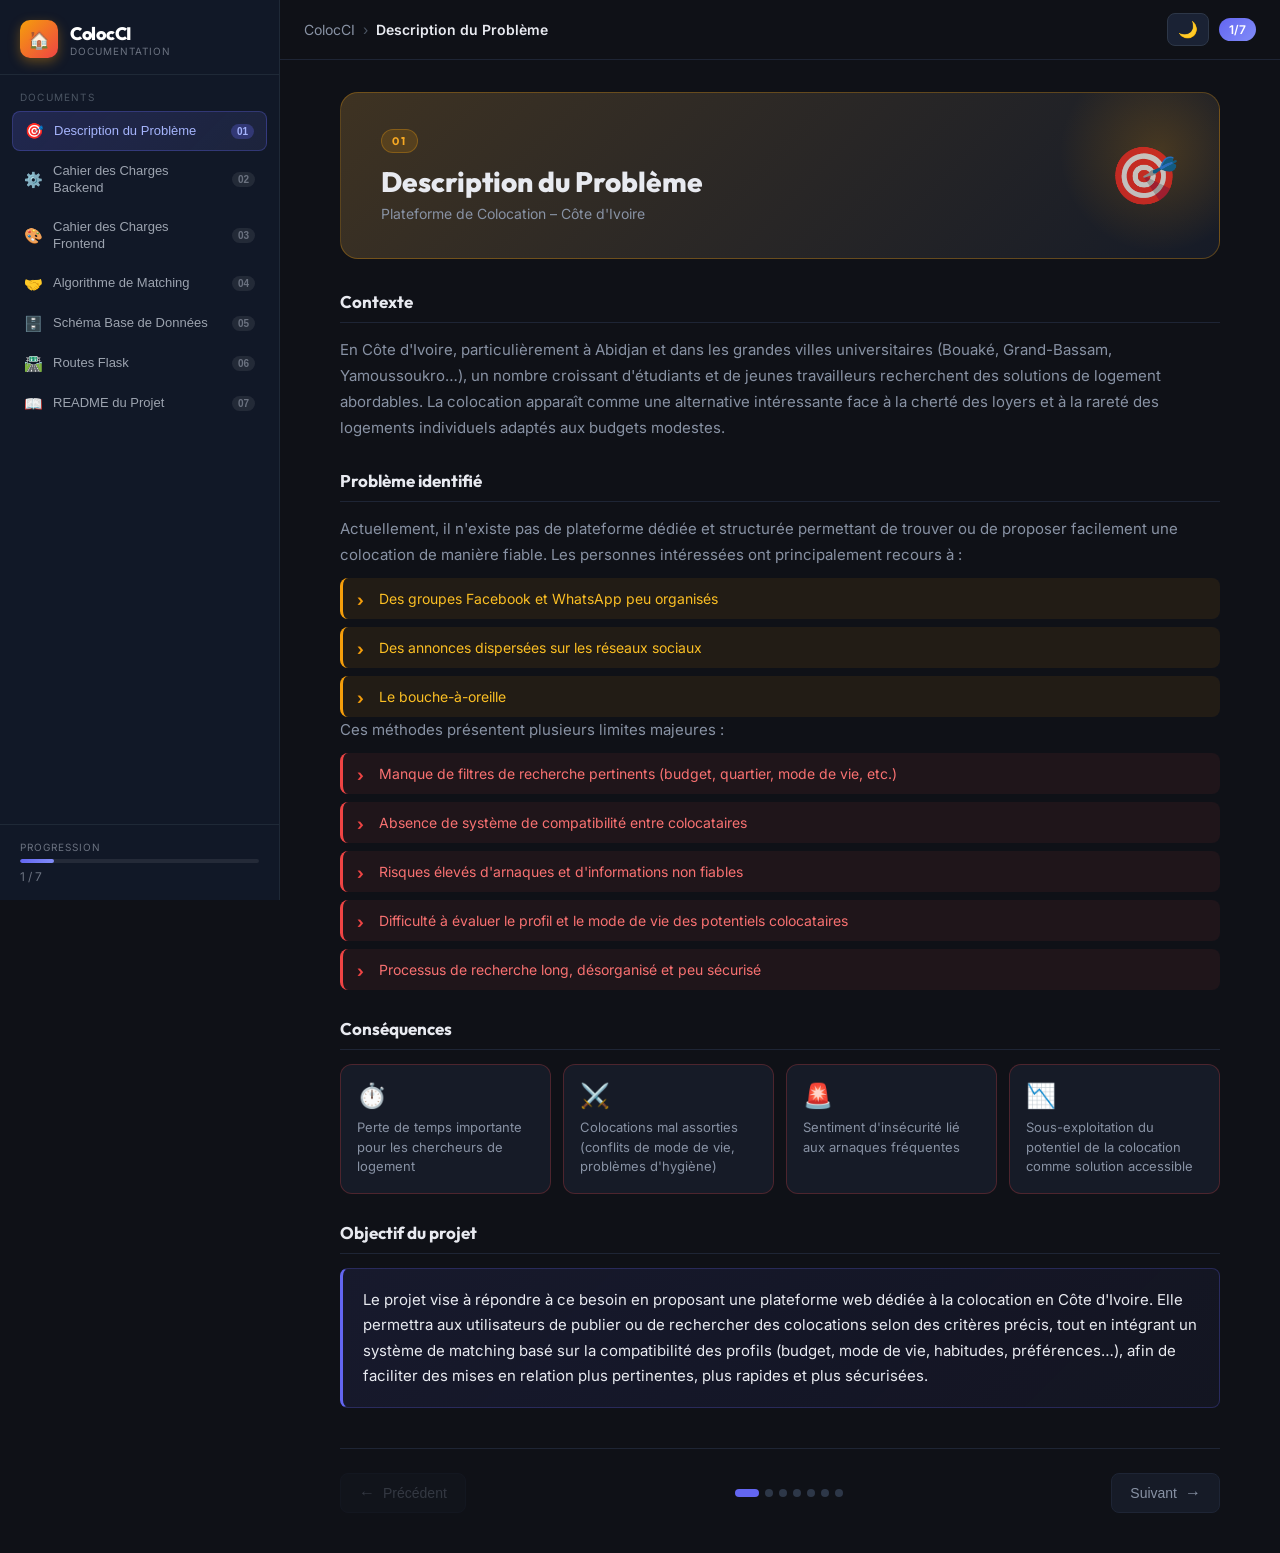
<file: index.html>
<!DOCTYPE html>
<html lang="fr">
<head>
  <meta charset="UTF-8" />
  <meta name="viewport" content="width=device-width, initial-scale=1.0" />
  <title>ColocCI – Documentation du Projet</title>
  <meta name="description" content="Documentation complète de la plateforme ColocCI – Colocation en Côte d'Ivoire. Backend, Frontend, Algorithme de Matching, Base de données et plus." />
  <link rel="preconnect" href="https://fonts.googleapis.com" />
  <link rel="preconnect" href="https://fonts.gstatic.com" crossorigin />
  <link href="https://fonts.googleapis.com/css2?family=Inter:wght@300;400;500;600;700;800&family=Outfit:wght@400;600;700;800&family=JetBrains+Mono:wght@400;500&display=swap" rel="stylesheet" />
  <link rel="stylesheet" href="style.css" />
</head>
<body>
  <!-- Sidebar -->
  <aside class="sidebar" id="sidebar">
    <div class="sidebar-header">
      <div class="logo">
        <div class="logo-icon">🏠</div>
        <div class="logo-text">
          <span class="logo-name">ColocCI</span>
          <span class="logo-sub">Documentation</span>
        </div>
      </div>
      <button class="sidebar-close" id="sidebarClose" aria-label="Fermer le menu">✕</button>
    </div>

    <nav class="sidebar-nav" role="navigation" aria-label="Navigation principale">
      <p class="nav-label">Documents</p>
      <ul class="nav-list" id="navList">
        <li>
          <button class="nav-item active" data-doc="01" id="nav-01">
            <span class="nav-icon">🎯</span>
            <span class="nav-text">Description du Problème</span>
            <span class="nav-badge">01</span>
          </button>
        </li>
        <li>
          <button class="nav-item" data-doc="02" id="nav-02">
            <span class="nav-icon">⚙️</span>
            <span class="nav-text">Cahier des Charges Backend</span>
            <span class="nav-badge">02</span>
          </button>
        </li>
        <li>
          <button class="nav-item" data-doc="03" id="nav-03">
            <span class="nav-icon">🎨</span>
            <span class="nav-text">Cahier des Charges Frontend</span>
            <span class="nav-badge">03</span>
          </button>
        </li>
        <li>
          <button class="nav-item" data-doc="04" id="nav-04">
            <span class="nav-icon">🤝</span>
            <span class="nav-text">Algorithme de Matching</span>
            <span class="nav-badge">04</span>
          </button>
        </li>
        <li>
          <button class="nav-item" data-doc="05" id="nav-05">
            <span class="nav-icon">🗄️</span>
            <span class="nav-text">Schéma Base de Données</span>
            <span class="nav-badge">05</span>
          </button>
        </li>
        <li>
          <button class="nav-item" data-doc="06" id="nav-06">
            <span class="nav-icon">🛣️</span>
            <span class="nav-text">Routes Flask</span>
            <span class="nav-badge">06</span>
          </button>
        </li>
        <li>
          <button class="nav-item" data-doc="07" id="nav-07">
            <span class="nav-icon">📖</span>
            <span class="nav-text">README du Projet</span>
            <span class="nav-badge">07</span>
          </button>
        </li>
      </ul>
    </nav>

    <div class="sidebar-footer">
      <div class="progress-info">
        <span class="progress-label">Progression</span>
        <div class="progress-bar-wrap">
          <div class="progress-bar" id="progressBar"></div>
        </div>
        <span class="progress-text" id="progressText">1 / 7</span>
      </div>
    </div>
  </aside>

  <!-- Overlay -->
  <div class="overlay" id="overlay"></div>

  <!-- Main content -->
  <main class="main" id="main">
    <!-- Top bar -->
    <header class="topbar">
      <button class="menu-btn" id="menuBtn" aria-label="Ouvrir le menu">
        <span></span><span></span><span></span>
      </button>
      <div class="breadcrumb" id="breadcrumb">
        <span class="bc-root">ColocCI</span>
        <span class="bc-sep">›</span>
        <span class="bc-current" id="bcCurrent">Description du Problème</span>
      </div>
      <div class="topbar-actions">
        <button class="theme-btn" id="themeBtn" aria-label="Changer de thème">🌙</button>
        <div class="doc-counter" id="docCounter">1/7</div>
      </div>
    </header>

    <!-- Document viewer -->
    <div class="content-wrap">
      <div class="doc-panel" id="docPanel">

        <!-- ── DOC 01 ── -->
        <article class="doc-page active" id="doc-01">
          <div class="doc-hero" style="--accent: #f59e0b;">
            <div class="doc-hero-content">
              <div class="doc-number">01</div>
              <h1 class="doc-title">Description du Problème</h1>
              <p class="doc-subtitle">Plateforme de Colocation – Côte d'Ivoire</p>
            </div>
            <div class="doc-hero-icon">🎯</div>
          </div>
          <div class="doc-body">
            <section class="doc-section">
              <h2>Contexte</h2>
              <p>En Côte d'Ivoire, particulièrement à Abidjan et dans les grandes villes universitaires (Bouaké, Grand-Bassam, Yamoussoukro…), un nombre croissant d'étudiants et de jeunes travailleurs recherchent des solutions de logement abordables. La colocation apparaît comme une alternative intéressante face à la cherté des loyers et à la rareté des logements individuels adaptés aux budgets modestes.</p>
            </section>

            <section class="doc-section">
              <h2>Problème identifié</h2>
              <p>Actuellement, il n'existe pas de plateforme dédiée et structurée permettant de trouver ou de proposer facilement une colocation de manière fiable. Les personnes intéressées ont principalement recours à :</p>
              <ul class="styled-list warn">
                <li>Des groupes Facebook et WhatsApp peu organisés</li>
                <li>Des annonces dispersées sur les réseaux sociaux</li>
                <li>Le bouche-à-oreille</li>
              </ul>
              <p>Ces méthodes présentent plusieurs limites majeures :</p>
              <ul class="styled-list danger">
                <li>Manque de filtres de recherche pertinents (budget, quartier, mode de vie, etc.)</li>
                <li>Absence de système de compatibilité entre colocataires</li>
                <li>Risques élevés d'arnaques et d'informations non fiables</li>
                <li>Difficulté à évaluer le profil et le mode de vie des potentiels colocataires</li>
                <li>Processus de recherche long, désorganisé et peu sécurisé</li>
              </ul>
            </section>

            <section class="doc-section">
              <h2>Conséquences</h2>
              <div class="cards-grid">
                <div class="mini-card red">
                  <div class="mini-card-icon">⏱️</div>
                  <div class="mini-card-text">Perte de temps importante pour les chercheurs de logement</div>
                </div>
                <div class="mini-card red">
                  <div class="mini-card-icon">⚔️</div>
                  <div class="mini-card-text">Colocations mal assorties (conflits de mode de vie, problèmes d'hygiène)</div>
                </div>
                <div class="mini-card red">
                  <div class="mini-card-icon">🚨</div>
                  <div class="mini-card-text">Sentiment d'insécurité lié aux arnaques fréquentes</div>
                </div>
                <div class="mini-card red">
                  <div class="mini-card-icon">📉</div>
                  <div class="mini-card-text">Sous-exploitation du potentiel de la colocation comme solution accessible</div>
                </div>
              </div>
            </section>

            <section class="doc-section">
              <h2>Objectif du projet</h2>
              <div class="highlight-box">
                <p>Le projet vise à répondre à ce besoin en proposant une plateforme web dédiée à la colocation en Côte d'Ivoire. Elle permettra aux utilisateurs de publier ou de rechercher des colocations selon des critères précis, tout en intégrant un système de matching basé sur la compatibilité des profils (budget, mode de vie, habitudes, préférences…), afin de faciliter des mises en relation plus pertinentes, plus rapides et plus sécurisées.</p>
              </div>
            </section>
          </div>
        </article>

        <!-- ── DOC 02 ── -->
        <article class="doc-page" id="doc-02">
          <div class="doc-hero" style="--accent: #8b5cf6;">
            <div class="doc-hero-content">
              <div class="doc-number">02</div>
              <h1 class="doc-title">Cahier des Charges – Backend</h1>
              <p class="doc-subtitle">Plateforme de Colocation – Côte d'Ivoire</p>
            </div>
            <div class="doc-hero-icon">⚙️</div>
          </div>
          <div class="doc-body">
            <section class="doc-section">
              <h2>Objectif</h2>
              <p>Développer le backend d'une plateforme de colocation permettant la gestion des utilisateurs, des annonces, du système de matching, de la messagerie et de l'administration, de manière sécurisée, performante et évolutive.</p>
            </section>

            <section class="doc-section">
              <h2>Stack technique recommandée</h2>
              <div class="tech-stack">
                <div class="tech-item"><span class="tech-tag py">Python 3.11+</span></div>
                <div class="tech-item"><span class="tech-tag flask">Flask</span></div>
                <div class="tech-item"><span class="tech-tag db">MySQL</span></div>
                <div class="tech-item"><span class="tech-tag orm">SQLAlchemy</span></div>
                <div class="tech-item"><span class="tech-tag auth">Flask-JWT-Extended</span></div>
                <div class="tech-item"><span class="tech-tag cloud">Cloudinary / AWS S3</span></div>
                <div class="tech-item"><span class="tech-tag mail">Flask-Mail</span></div>
                <div class="tech-item"><span class="tech-tag cors">Flask-CORS</span></div>
              </div>
            </section>

            <section class="doc-section">
              <h2>Fonctionnalités principales</h2>
              <div class="feature-table-wrap">
                <table class="feature-table">
                  <thead>
                    <tr><th>Module</th><th>Fonctionnalités</th></tr>
                  </thead>
                  <tbody>
                    <tr><td><span class="mod-badge">Authentification</span></td><td>Inscription, connexion, déconnexion, réinitialisation de mot de passe, vérification d'email</td></tr>
                    <tr><td><span class="mod-badge">Profils</span></td><td>Création et modification du profil (âge, statut, budget, mode de vie, fumeur, animaux, propreté…)</td></tr>
                    <tr><td><span class="mod-badge">Annonces</span></td><td>Création, modification, suppression et consultation des annonces de colocation</td></tr>
                    <tr><td><span class="mod-badge">Recherche</span></td><td>Recherche multicritères (ville, quartier, budget, type de chambre, etc.)</td></tr>
                    <tr><td><span class="mod-badge">Matching</span></td><td>Calcul du score de compatibilité entre un chercheur et une annonce</td></tr>
                    <tr><td><span class="mod-badge">Messagerie</span></td><td>Envoi et réception de messages privés liés à une annonce</td></tr>
                    <tr><td><span class="mod-badge">Favoris</span></td><td>Ajout / suppression d'annonces en favoris</td></tr>
                    <tr><td><span class="mod-badge">Signalement</span></td><td>Signalement d'annonces ou d'utilisateurs</td></tr>
                    <tr><td><span class="mod-badge">Administration</span></td><td>Gestion des utilisateurs, annonces, signalements et modération</td></tr>
                    <tr><td><span class="mod-badge">Notifications</span></td><td>Notifications internes (nouveau message, nouvelle candidature, etc.)</td></tr>
                  </tbody>
                </table>
              </div>
            </section>

            <section class="doc-section">
              <h2>Entités de la base de données</h2>
              <div class="entity-list">
                <span class="entity-chip">User</span>
                <span class="entity-chip">Profile</span>
                <span class="entity-chip">Listing</span>
                <span class="entity-chip">Photo</span>
                <span class="entity-chip">Message</span>
                <span class="entity-chip">Favorite</span>
                <span class="entity-chip">Report</span>
                <span class="entity-chip">Notification</span>
                <span class="entity-chip optional">CompatibilityScore</span>
              </div>
            </section>

            <section class="doc-section">
              <h2>Exigences non fonctionnelles</h2>
              <div class="nfr-list">
                <div class="nfr-item"><span class="nfr-icon">🔒</span><div><strong>Sécurité</strong> – Mots de passe hashés (bcrypt), protection CSRF, gestion des rôles</div></div>
                <div class="nfr-item"><span class="nfr-icon">⚡</span><div><strong>Performance</strong> – Temps de réponse &lt; 500 ms pour les recherches courantes</div></div>
                <div class="nfr-item"><span class="nfr-icon">📈</span><div><strong>Scalabilité</strong> – Architecture permettant l'ajout futur de nouvelles fonctionnalités</div></div>
                <div class="nfr-item"><span class="nfr-icon">📄</span><div><strong>Documentation</strong> – API documentée (Swagger / Flasgger recommandé)</div></div>
              </div>
            </section>

            <section class="doc-section">
              <h2>Priorisation MVP</h2>
              <div class="mvp-grid">
                <div class="mvp-card v1">
                  <div class="mvp-header">Version 1 – MVP</div>
                  <ul>
                    <li>✅ Authentification</li>
                    <li>✅ Gestion des profils</li>
                    <li>✅ CRUD Annonces</li>
                    <li>✅ Recherche avec filtres de base</li>
                    <li>✅ Calcul du score de matching</li>
                    <li>✅ Messagerie simple</li>
                  </ul>
                </div>
                <div class="mvp-card v2">
                  <div class="mvp-header">Version 2</div>
                  <ul>
                    <li>⬜ Favoris</li>
                    <li>⬜ Signalements</li>
                    <li>⬜ Notifications</li>
                    <li>⬜ Tableau de bord admin</li>
                    <li>⬜ Upload cloud des photos</li>
                  </ul>
                </div>
              </div>
            </section>
          </div>
        </article>

        <!-- ── DOC 03 ── -->
        <article class="doc-page" id="doc-03">
          <div class="doc-hero" style="--accent: #06b6d4;">
            <div class="doc-hero-content">
              <div class="doc-number">03</div>
              <h1 class="doc-title">Cahier des Charges – Frontend</h1>
              <p class="doc-subtitle">Plateforme de Colocation – Côte d'Ivoire</p>
            </div>
            <div class="doc-hero-icon">🎨</div>
          </div>
          <div class="doc-body">
            <section class="doc-section">
              <h2>Objectif</h2>
              <p>Concevoir une interface utilisateur moderne, intuitive et responsive permettant aux utilisateurs de rechercher, publier et gérer des colocations facilement, tout en visualisant clairement le score de compatibilité.</p>
            </section>

            <section class="doc-section">
              <h2>Stack technique recommandée</h2>
              <div class="tech-stack">
                <div class="tech-item"><span class="tech-tag html">HTML5</span></div>
                <div class="tech-item"><span class="tech-tag css">CSS3</span></div>
                <div class="tech-item"><span class="tech-tag js">JavaScript</span></div>
                <div class="tech-item"><span class="tech-tag api">Fetch API / Axios</span></div>
              </div>
            </section>

            <section class="doc-section">
              <h2>Pages principales</h2>
              <div class="pages-grid">
                <div class="page-card">
                  <div class="page-icon">🏠</div>
                  <div class="page-info">
                    <strong>Accueil</strong>
                    <p>Présentation de la plateforme + accès rapide « Trouver » / « Créer »</p>
                  </div>
                </div>
                <div class="page-card">
                  <div class="page-icon">🔐</div>
                  <div class="page-info">
                    <strong>Inscription / Connexion</strong>
                    <p>Formulaires d'authentification</p>
                  </div>
                </div>
                <div class="page-card">
                  <div class="page-icon">👤</div>
                  <div class="page-info">
                    <strong>Profil utilisateur</strong>
                    <p>Consultation et modification du profil + préférences</p>
                  </div>
                </div>
                <div class="page-card">
                  <div class="page-icon">🔍</div>
                  <div class="page-info">
                    <strong>Recherche de colocation</strong>
                    <p>Filtres avancés + liste avec score de compatibilité</p>
                  </div>
                </div>
                <div class="page-card">
                  <div class="page-icon">📋</div>
                  <div class="page-info">
                    <strong>Détail d'une annonce</strong>
                    <p>Affichage complet + bouton contact + score détaillé</p>
                  </div>
                </div>
                <div class="page-card">
                  <div class="page-icon">✏️</div>
                  <div class="page-info">
                    <strong>Création / Édition d'annonce</strong>
                    <p>Formulaire de publication avec upload de photos</p>
                  </div>
                </div>
                <div class="page-card">
                  <div class="page-icon">💬</div>
                  <div class="page-info">
                    <strong>Messagerie</strong>
                    <p>Liste des conversations + interface de chat</p>
                  </div>
                </div>
                <div class="page-card">
                  <div class="page-icon">📂</div>
                  <div class="page-info">
                    <strong>Mes annonces</strong>
                    <p>Gestion des annonces publiées par l'utilisateur</p>
                  </div>
                </div>
                <div class="page-card">
                  <div class="page-icon">❤️</div>
                  <div class="page-info">
                    <strong>Mes favoris</strong>
                    <p>Liste des annonces sauvegardées</p>
                  </div>
                </div>
                <div class="page-card admin">
                  <div class="page-icon">🛡️</div>
                  <div class="page-info">
                    <strong>Tableau de bord Admin</strong>
                    <p>Interface de modération (réservée aux administrateurs)</p>
                  </div>
                </div>
              </div>
            </section>

            <section class="doc-section">
              <h2>Fonctionnalités UI/UX prioritaires</h2>
              <div class="ux-list">
                <div class="ux-item"><span class="ux-icon">📊</span><span>Affichage clair du <strong>score de compatibilité</strong> (pourcentage + détail par critère)</span></div>
                <div class="ux-item"><span class="ux-icon">🎛️</span><span>Filtres de recherche dynamiques</span></div>
                <div class="ux-item"><span class="ux-icon">📸</span><span>Upload multiple de photos avec prévisualisation</span></div>
                <div class="ux-item"><span class="ux-icon">📱</span><span>Design <strong>responsive</strong> – approche mobile-first</span></div>
                <div class="ux-item"><span class="ux-icon">✅</span><span>Messages de confirmation et gestion des erreurs utilisateur</span></div>
                <div class="ux-item"><span class="ux-icon">⏳</span><span>Indicateurs de chargement (spinners / skeletons)</span></div>
                <div class="ux-item"><span class="ux-icon">🔔</span><span>Système de notifications visuelles</span></div>
              </div>
            </section>

            <section class="doc-section">
              <h2>Exigences non fonctionnelles</h2>
              <div class="nfr-list">
                <div class="nfr-item"><span class="nfr-icon">🌐</span><div><strong>Compatibilité</strong> – Chrome, Firefox, Edge, Safari</div></div>
                <div class="nfr-item"><span class="nfr-icon">⚡</span><div><strong>Performance</strong> – Chargement &lt; 3 secondes</div></div>
                <div class="nfr-item"><span class="nfr-icon">🇫🇷</span><div><strong>Langue</strong> – Interface entièrement en français</div></div>
                <div class="nfr-item"><span class="nfr-icon">♿</span><div><strong>Accessibilité</strong> – Contrastes, labels, navigation clavier</div></div>
              </div>
            </section>
          </div>
        </article>

        <!-- ── DOC 04 ── -->
        <article class="doc-page" id="doc-04">
          <div class="doc-hero" style="--accent: #10b981;">
            <div class="doc-hero-content">
              <div class="doc-number">04</div>
              <h1 class="doc-title">Algorithme de Matching</h1>
              <p class="doc-subtitle">Plateforme de Colocation – Côte d'Ivoire</p>
            </div>
            <div class="doc-hero-icon">🤝</div>
          </div>
          <div class="doc-body">
            <section class="doc-section">
              <h2>Principe général</h2>
              <p>L'algorithme calcule un <strong>score de compatibilité</strong> (de 0 à 100 %) entre le profil de la personne qui cherche une colocation et chaque annonce. Le score final est une <strong>moyenne pondérée</strong> des différents critères.</p>
            </section>

            <section class="doc-section">
              <h2>Critères et pondération</h2>
              <div class="criteria-visual">
                <div class="criterion-bar">
                  <div class="crit-label">Budget</div>
                  <div class="crit-bar-wrap"><div class="crit-bar" style="width:25%; --c:#f59e0b"></div></div>
                  <div class="crit-pct">25%</div>
                </div>
                <div class="criterion-bar">
                  <div class="crit-label">Quartier / Ville</div>
                  <div class="crit-bar-wrap"><div class="crit-bar" style="width:20%; --c:#3b82f6"></div></div>
                  <div class="crit-pct">20%</div>
                </div>
                <div class="criterion-bar">
                  <div class="crit-label">Mode de vie</div>
                  <div class="crit-bar-wrap"><div class="crit-bar" style="width:15%; --c:#8b5cf6"></div></div>
                  <div class="crit-pct">15%</div>
                </div>
                <div class="criterion-bar">
                  <div class="crit-label">Fumeur</div>
                  <div class="crit-bar-wrap"><div class="crit-bar" style="width:10%; --c:#ef4444"></div></div>
                  <div class="crit-pct">10%</div>
                </div>
                <div class="criterion-bar">
                  <div class="crit-label">Animaux</div>
                  <div class="crit-bar-wrap"><div class="crit-bar" style="width:10%; --c:#10b981"></div></div>
                  <div class="crit-pct">10%</div>
                </div>
                <div class="criterion-bar">
                  <div class="crit-label">Type de chambre</div>
                  <div class="crit-bar-wrap"><div class="crit-bar" style="width:8%; --c:#06b6d4"></div></div>
                  <div class="crit-pct">8%</div>
                </div>
                <div class="criterion-bar">
                  <div class="crit-label">Salle de bain</div>
                  <div class="crit-bar-wrap"><div class="crit-bar" style="width:5%; --c:#f97316"></div></div>
                  <div class="crit-pct">5%</div>
                </div>
                <div class="criterion-bar">
                  <div class="crit-label">Sexe préféré</div>
                  <div class="crit-bar-wrap"><div class="crit-bar" style="width:4%; --c:#ec4899"></div></div>
                  <div class="crit-pct">4%</div>
                </div>
                <div class="criterion-bar">
                  <div class="crit-label">Propreté</div>
                  <div class="crit-bar-wrap"><div class="crit-bar" style="width:3%; --c:#84cc16"></div></div>
                  <div class="crit-pct">3%</div>
                </div>
              </div>
            </section>

            <section class="doc-section">
              <h2>Fonctions de calcul (Python)</h2>
              <pre class="code-block"><code><span class="kw">def</span> <span class="fn">score_budget</span>(budget_chercheur, loyer_annonce, charges=<span class="num">0</span>):
    total = loyer_annonce + charges
    <span class="kw">if</span> total &lt;= budget_chercheur:
        <span class="kw">return</span> <span class="num">100</span>
    difference = total - budget_chercheur
    <span class="kw">if</span> difference &lt;= <span class="num">20000</span>:      <span class="cm"># 20 000 FCFA de marge</span>
        <span class="kw">return</span> <span class="num">80</span>
    <span class="kw">elif</span> difference &lt;= <span class="num">40000</span>:
        <span class="kw">return</span> <span class="num">50</span>
    <span class="kw">else</span>:
        <span class="kw">return</span> <span class="num">0</span>

<span class="kw">def</span> <span class="fn">score_quartier</span>(quartier_chercheur, quartier_annonce, ville_chercheur, ville_annonce):
    <span class="kw">if</span> ville_chercheur != ville_annonce:
        <span class="kw">return</span> <span class="num">0</span>
    <span class="kw">if</span> quartier_chercheur == quartier_annonce:
        <span class="kw">return</span> <span class="num">100</span>
    quartiers_proches = {
        <span class="str">"Cocody"</span>: [<span class="str">"Riviera"</span>, <span class="str">"Angré"</span>, <span class="str">"2 Plateaux"</span>],
        <span class="str">"Riviera"</span>: [<span class="str">"Cocody"</span>, <span class="str">"Angré"</span>],
        <span class="str">"Yopougon"</span>: [<span class="str">"Songon"</span>],
    }
    <span class="kw">if</span> quartier_annonce <span class="kw">in</span> quartiers_proches.get(quartier_chercheur, []):
        <span class="kw">return</span> <span class="num">70</span>
    <span class="kw">return</span> <span class="num">30</span>

<span class="kw">def</span> <span class="fn">score_exact</span>(valeur1, valeur2):
    <span class="kw">if</span> valeur1 <span class="kw">is None or</span> valeur2 <span class="kw">is None</span>:
        <span class="kw">return</span> <span class="num">70</span>
    <span class="kw">return</span> <span class="num">100</span> <span class="kw">if</span> valeur1 == valeur2 <span class="kw">else</span> <span class="num">0</span>

<span class="kw">def</span> <span class="fn">score_mode_vie</span>(mode1, mode2):
    <span class="kw">if</span> mode1 == mode2:
        <span class="kw">return</span> <span class="num">100</span>
    compat = {
        (<span class="str">"calme"</span>, <span class="str">"mixte"</span>): <span class="num">70</span>,
        (<span class="str">"social"</span>, <span class="str">"mixte"</span>): <span class="num">70</span>,
        (<span class="str">"calme"</span>, <span class="str">"social"</span>): <span class="num">20</span>,
    }
    <span class="kw">return</span> compat.get((mode1, mode2), <span class="num">20</span>) <span class="kw">or</span> compat.get((mode2, mode1), <span class="num">20</span>)</code></pre>
            </section>

            <section class="doc-section">
              <h2>Fonction principale</h2>
              <pre class="code-block"><code><span class="kw">def</span> <span class="fn">calculer_compatibilite</span>(chercheur: dict, annonce: dict) -&gt; int:
    scores = {
        <span class="str">'budget'</span>: score_budget(chercheur[<span class="str">'budget_max'</span>], annonce[<span class="str">'loyer'</span>], annonce.get(<span class="str">'charges'</span>, <span class="num">0</span>)),
        <span class="str">'quartier'</span>: score_quartier(chercheur.get(<span class="str">'quartier'</span>), annonce.get(<span class="str">'quartier'</span>),
                                     chercheur.get(<span class="str">'ville'</span>), annonce.get(<span class="str">'ville'</span>)),
        <span class="str">'mode_vie'</span>: score_mode_vie(chercheur.get(<span class="str">'mode_vie'</span>), annonce.get(<span class="str">'mode_vie'</span>)),
        <span class="str">'fumeur'</span>: score_exact(chercheur.get(<span class="str">'fumeur'</span>), annonce.get(<span class="str">'fumeur'</span>)),
        <span class="str">'animaux'</span>: score_exact(chercheur.get(<span class="str">'animaux'</span>), annonce.get(<span class="str">'animaux'</span>)),
        <span class="str">'type_chambre'</span>: score_exact(chercheur.get(<span class="str">'type_chambre'</span>), annonce.get(<span class="str">'type_chambre'</span>)),
    }
    poids = {
        <span class="str">'budget'</span>: <span class="num">0.25</span>, <span class="str">'quartier'</span>: <span class="num">0.20</span>, <span class="str">'mode_vie'</span>: <span class="num">0.15</span>,
        <span class="str">'fumeur'</span>: <span class="num">0.10</span>, <span class="str">'animaux'</span>: <span class="num">0.10</span>, <span class="str">'type_chambre'</span>: <span class="num">0.08</span>,
    }
    score_final = <span class="fn">sum</span>(scores.get(c, <span class="num">50</span>) * p <span class="kw">for</span> c, p <span class="kw">in</span> poids.items())
    <span class="kw">return</span> <span class="fn">round</span>(score_final)</code></pre>
            </section>

            <section class="doc-section">
              <h2>Affichage recommandé (Frontend)</h2>
              <div class="score-legend">
                <div class="score-item green"><div class="score-badge">≥ 80%</div><div class="score-label">Bonne compatibilité</div></div>
                <div class="score-item orange"><div class="score-badge">60–79%</div><div class="score-label">Compatibilité moyenne</div></div>
                <div class="score-item red"><div class="score-badge">&lt; 60%</div><div class="score-label">Faible compatibilité</div></div>
              </div>
            </section>
          </div>
        </article>

        <!-- ── DOC 05 ── -->
        <article class="doc-page" id="doc-05">
          <div class="doc-hero" style="--accent: #3b82f6;">
            <div class="doc-hero-content">
              <div class="doc-number">05</div>
              <h1 class="doc-title">Schéma de la Base de Données</h1>
              <p class="doc-subtitle">Plateforme de Colocation – Côte d'Ivoire</p>
            </div>
            <div class="doc-hero-icon">🗄️</div>
          </div>
          <div class="doc-body">
            <section class="doc-section">
              <h2>Technologies</h2>
              <div class="tech-stack">
                <div class="tech-item"><span class="tech-tag db">MySQL</span></div>
                <div class="tech-item"><span class="tech-tag orm">SQLAlchemy (Flask)</span></div>
              </div>
            </section>

            <section class="doc-section">
              <h2>Relations principales</h2>
              <div class="er-diagram">
                <div class="er-entity primary">
                  <div class="er-name">👤 User</div>
                  <div class="er-relations">
                    <span>1 ─── 1 Profile</span>
                    <span>1 ─── * Listing</span>
                    <span>1 ─── * Message</span>
                    <span>1 ─── * Favorite</span>
                    <span>1 ─── * Report</span>
                    <span>1 ─── * Notification</span>
                  </div>
                </div>
                <div class="er-entity secondary">
                  <div class="er-name">🏠 Listing</div>
                  <div class="er-relations">
                    <span>1 ─── * Photo</span>
                    <span>1 ─── * Favorite</span>
                    <span>1 ─── * Report</span>
                  </div>
                </div>
              </div>
            </section>

            <div class="db-tables">

              <section class="doc-section">
                <h2>Table <code>users</code></h2>
                <div class="feature-table-wrap">
                  <table class="feature-table db-table">
                    <thead><tr><th>Champ</th><th>Type</th><th>Contraintes</th><th>Description</th></tr></thead>
                    <tbody>
                      <tr><td><code>id</code></td><td>INT</td><td><span class="constraint pk">PK</span></td><td>Identifiant unique</td></tr>
                      <tr><td><code>email</code></td><td>VARCHAR(120)</td><td><span class="constraint uk">UNIQUE, NOT NULL</span></td><td>Email de connexion</td></tr>
                      <tr><td><code>password_hash</code></td><td>VARCHAR(255)</td><td>NOT NULL</td><td>Mot de passe hashé (bcrypt)</td></tr>
                      <tr><td><code>role</code></td><td>ENUM</td><td>DEFAULT 'user'</td><td>user / admin</td></tr>
                      <tr><td><code>is_verified</code></td><td>BOOLEAN</td><td>DEFAULT FALSE</td><td>Email vérifié</td></tr>
                      <tr><td><code>created_at</code></td><td>DATETIME</td><td>DEFAULT NOW()</td><td>Date de création</td></tr>
                    </tbody>
                  </table>
                </div>
              </section>

              <section class="doc-section">
                <h2>Table <code>profiles</code></h2>
                <div class="feature-table-wrap">
                  <table class="feature-table db-table">
                    <thead><tr><th>Champ</th><th>Type</th><th>Contraintes</th><th>Description</th></tr></thead>
                    <tbody>
                      <tr><td><code>id</code></td><td>INT</td><td><span class="constraint pk">PK</span></td><td>Identifiant unique</td></tr>
                      <tr><td><code>user_id</code></td><td>INT</td><td><span class="constraint fk">FK → users</span></td><td>Lien utilisateur</td></tr>
                      <tr><td><code>first_name</code></td><td>VARCHAR(50)</td><td>NOT NULL</td><td>Prénom</td></tr>
                      <tr><td><code>age</code></td><td>INT</td><td>–</td><td>Âge</td></tr>
                      <tr><td><code>gender</code></td><td>ENUM</td><td>–</td><td>Homme / Femme / Autre</td></tr>
                      <tr><td><code>status</code></td><td>ENUM</td><td>–</td><td>Étudiant / Travailleur</td></tr>
                      <tr><td><code>city</code></td><td>VARCHAR(100)</td><td>–</td><td>Ville</td></tr>
                      <tr><td><code>budget_max</code></td><td>INT</td><td>–</td><td>Budget maximum (FCFA)</td></tr>
                      <tr><td><code>lifestyle</code></td><td>ENUM</td><td>–</td><td>Calme / Social / Mixte</td></tr>
                      <tr><td><code>smoker</code></td><td>BOOLEAN</td><td>DEFAULT FALSE</td><td>Fumeur</td></tr>
                      <tr><td><code>cleanliness</code></td><td>INT</td><td>CHECK 1–5</td><td>Niveau de propreté</td></tr>
                    </tbody>
                  </table>
                </div>
              </section>

              <section class="doc-section">
                <h2>Table <code>listings</code></h2>
                <div class="feature-table-wrap">
                  <table class="feature-table db-table">
                    <thead><tr><th>Champ</th><th>Type</th><th>Contraintes</th><th>Description</th></tr></thead>
                    <tbody>
                      <tr><td><code>id</code></td><td>INT</td><td><span class="constraint pk">PK</span></td><td>Identifiant unique</td></tr>
                      <tr><td><code>user_id</code></td><td>INT</td><td><span class="constraint fk">FK → users</span></td><td>Propriétaire</td></tr>
                      <tr><td><code>title</code></td><td>VARCHAR(150)</td><td>NOT NULL</td><td>Titre de l'annonce</td></tr>
                      <tr><td><code>city</code></td><td>VARCHAR(100)</td><td>NOT NULL</td><td>Ville</td></tr>
                      <tr><td><code>rent</code></td><td>INT</td><td>NOT NULL</td><td>Loyer (FCFA)</td></tr>
                      <tr><td><code>room_type</code></td><td>ENUM</td><td>NOT NULL</td><td>Privée / Partagée</td></tr>
                      <tr><td><code>furnished</code></td><td>BOOLEAN</td><td>DEFAULT FALSE</td><td>Meublé</td></tr>
                      <tr><td><code>wifi</code></td><td>BOOLEAN</td><td>DEFAULT FALSE</td><td>Wi-Fi inclus</td></tr>
                      <tr><td><code>status</code></td><td>ENUM</td><td>DEFAULT 'active'</td><td>active / inactive / rented</td></tr>
                    </tbody>
                  </table>
                </div>
              </section>

              <section class="doc-section">
                <h2>Autres tables</h2>
                <div class="cards-grid">
                  <div class="mini-card blue"><div class="mini-card-icon">📷</div><div class="mini-card-text"><strong>photos</strong> — filename, is_main, listing_id</div></div>
                  <div class="mini-card blue"><div class="mini-card-icon">💬</div><div class="mini-card-text"><strong>messages</strong> — sender_id, receiver_id, content, is_read</div></div>
                  <div class="mini-card blue"><div class="mini-card-icon">❤️</div><div class="mini-card-text"><strong>favorites</strong> — user_id, listing_id (UNIQUE)</div></div>
                  <div class="mini-card blue"><div class="mini-card-icon">🚩</div><div class="mini-card-text"><strong>reports</strong> — reporter_id, reason, status</div></div>
                  <div class="mini-card blue"><div class="mini-card-icon">🔔</div><div class="mini-card-text"><strong>notifications</strong> — user_id, type, content, is_read</div></div>
                </div>
              </section>
            </div>
          </div>
        </article>

        <!-- ── DOC 06 ── -->
        <article class="doc-page" id="doc-06">
          <div class="doc-hero" style="--accent: #f97316;">
            <div class="doc-hero-content">
              <div class="doc-number">06</div>
              <h1 class="doc-title">Routes Flask principales</h1>
              <p class="doc-subtitle">Plateforme de Colocation – Côte d'Ivoire</p>
            </div>
            <div class="doc-hero-icon">🛣️</div>
          </div>
          <div class="doc-body">

            <div class="routes-section">
              <h2>1. Authentification</h2>
              <div class="route-table-wrap">
                <table class="route-table">
                  <thead><tr><th>Méthode</th><th>Route</th><th>Description</th><th>Auth</th></tr></thead>
                  <tbody>
                    <tr><td><span class="method post">POST</span></td><td><code>/api/auth/register</code></td><td>Inscription</td><td>–</td></tr>
                    <tr><td><span class="method post">POST</span></td><td><code>/api/auth/login</code></td><td>Connexion</td><td>–</td></tr>
                    <tr><td><span class="method post">POST</span></td><td><code>/api/auth/logout</code></td><td>Déconnexion</td><td>🔒</td></tr>
                    <tr><td><span class="method post">POST</span></td><td><code>/api/auth/forgot-password</code></td><td>Réinitialisation MDP</td><td>–</td></tr>
                    <tr><td><span class="method get">GET</span></td><td><code>/api/auth/me</code></td><td>Infos utilisateur connecté</td><td>🔒</td></tr>
                  </tbody>
                </table>
              </div>
            </div>

            <div class="routes-section">
              <h2>2. Profil utilisateur</h2>
              <div class="route-table-wrap">
                <table class="route-table">
                  <thead><tr><th>Méthode</th><th>Route</th><th>Description</th><th>Auth</th></tr></thead>
                  <tbody>
                    <tr><td><span class="method get">GET</span></td><td><code>/api/profile</code></td><td>Voir son profil</td><td>🔒</td></tr>
                    <tr><td><span class="method put">PUT</span></td><td><code>/api/profile</code></td><td>Modifier son profil</td><td>🔒</td></tr>
                    <tr><td><span class="method get">GET</span></td><td><code>/api/profile/&lt;user_id&gt;</code></td><td>Profil public d'un utilisateur</td><td>🔒</td></tr>
                  </tbody>
                </table>
              </div>
            </div>

            <div class="routes-section">
              <h2>3. Annonces (Listings)</h2>
              <div class="route-table-wrap">
                <table class="route-table">
                  <thead><tr><th>Méthode</th><th>Route</th><th>Description</th><th>Auth</th></tr></thead>
                  <tbody>
                    <tr><td><span class="method get">GET</span></td><td><code>/api/listings</code></td><td>Liste avec filtres</td><td>–</td></tr>
                    <tr><td><span class="method get">GET</span></td><td><code>/api/listings/&lt;id&gt;</code></td><td>Détail d'une annonce</td><td>–</td></tr>
                    <tr><td><span class="method post">POST</span></td><td><code>/api/listings</code></td><td>Créer une annonce</td><td>🔒</td></tr>
                    <tr><td><span class="method put">PUT</span></td><td><code>/api/listings/&lt;id&gt;</code></td><td>Modifier</td><td>🔒 proprio</td></tr>
                    <tr><td><span class="method delete">DELETE</span></td><td><code>/api/listings/&lt;id&gt;</code></td><td>Supprimer</td><td>🔒 proprio</td></tr>
                    <tr><td><span class="method get">GET</span></td><td><code>/api/listings/my</code></td><td>Mes annonces</td><td>🔒</td></tr>
                  </tbody>
                </table>
              </div>
              <div class="filter-tags">
                <strong>Filtres :</strong>
                <span class="filter-tag">city</span>
                <span class="filter-tag">neighborhood</span>
                <span class="filter-tag">min_budget</span>
                <span class="filter-tag">max_budget</span>
                <span class="filter-tag">room_type</span>
                <span class="filter-tag">furnished</span>
                <span class="filter-tag">wifi</span>
                <span class="filter-tag">available_from</span>
              </div>
            </div>

            <div class="routes-section">
              <h2>4. Matching</h2>
              <div class="route-table-wrap">
                <table class="route-table">
                  <thead><tr><th>Méthode</th><th>Route</th><th>Description</th><th>Auth</th></tr></thead>
                  <tbody>
                    <tr><td><span class="method get">GET</span></td><td><code>/api/match</code></td><td>Recherche avec score de compatibilité</td><td>🔒</td></tr>
                    <tr><td><span class="method get">GET</span></td><td><code>/api/match/&lt;listing_id&gt;</code></td><td>Score pour une annonce précise</td><td>🔒</td></tr>
                  </tbody>
                </table>
              </div>
            </div>

            <div class="routes-section">
              <h2>5–9. Autres modules</h2>
              <div class="route-table-wrap">
                <table class="route-table">
                  <thead><tr><th>Méthode</th><th>Route</th><th>Description</th><th>Auth</th></tr></thead>
                  <tbody>
                    <tr><td><span class="method post">POST</span></td><td><code>/api/listings/&lt;id&gt;/photos</code></td><td>Ajouter des photos</td><td>🔒</td></tr>
                    <tr><td><span class="method get">GET</span></td><td><code>/api/messages</code></td><td>Conversations</td><td>🔒</td></tr>
                    <tr><td><span class="method post">POST</span></td><td><code>/api/messages</code></td><td>Envoyer un message</td><td>🔒</td></tr>
                    <tr><td><span class="method get">GET</span></td><td><code>/api/favorites</code></td><td>Mes favoris</td><td>🔒</td></tr>
                    <tr><td><span class="method post">POST</span></td><td><code>/api/favorites/&lt;id&gt;</code></td><td>Ajouter un favori</td><td>🔒</td></tr>
                    <tr><td><span class="method post">POST</span></td><td><code>/api/reports</code></td><td>Signaler</td><td>🔒</td></tr>
                    <tr><td><span class="method get">GET</span></td><td><code>/api/notifications</code></td><td>Mes notifications</td><td>🔒</td></tr>
                  </tbody>
                </table>
              </div>
            </div>

            <div class="routes-section admin-section">
              <h2>10. Administration <span class="admin-tag">Admin only</span></h2>
              <div class="route-table-wrap">
                <table class="route-table">
                  <thead><tr><th>Méthode</th><th>Route</th><th>Description</th></tr></thead>
                  <tbody>
                    <tr><td><span class="method get">GET</span></td><td><code>/api/admin/users</code></td><td>Liste des utilisateurs</td></tr>
                    <tr><td><span class="method put">PUT</span></td><td><code>/api/admin/users/&lt;id&gt;/status</code></td><td>Activer / désactiver un utilisateur</td></tr>
                    <tr><td><span class="method get">GET</span></td><td><code>/api/admin/listings</code></td><td>Toutes les annonces</td></tr>
                    <tr><td><span class="method get">GET</span></td><td><code>/api/admin/reports</code></td><td>Signalements</td></tr>
                    <tr><td><span class="method put">PUT</span></td><td><code>/api/admin/reports/&lt;id&gt;</code></td><td>Traiter un signalement</td></tr>
                  </tbody>
                </table>
              </div>
            </div>

            <section class="doc-section">
              <h2>Exemple de réponse JSON</h2>
              <pre class="code-block json"><code>{
  <span class="str">"id"</span>: <span class="num">12</span>,
  <span class="str">"title"</span>: <span class="str">"Chambre disponible à Cocody Angré"</span>,
  <span class="str">"city"</span>: <span class="str">"Abidjan"</span>,
  <span class="str">"neighborhood"</span>: <span class="str">"Cocody"</span>,
  <span class="str">"rent"</span>: <span class="num">120000</span>,
  <span class="str">"charges"</span>: <span class="num">15000</span>,
  <span class="str">"room_type"</span>: <span class="str">"Privée"</span>,
  <span class="str">"compatibility_score"</span>: <span class="num">87</span>,
  <span class="str">"score_details"</span>: {
    <span class="str">"budget"</span>: <span class="num">100</span>,
    <span class="str">"quartier"</span>: <span class="num">70</span>,
    <span class="str">"mode_vie"</span>: <span class="num">90</span>,
    <span class="str">"fumeur"</span>: <span class="num">100</span>,
    <span class="str">"animaux"</span>: <span class="num">0</span>
  },
  <span class="str">"owner"</span>: { <span class="str">"id"</span>: <span class="num">5</span>, <span class="str">"first_name"</span>: <span class="str">"Michael"</span>, <span class="str">"age"</span>: <span class="num">24</span> }
}</code></pre>
            </section>
          </div>
        </article>

        <!-- ── DOC 07 ── -->
        <article class="doc-page" id="doc-07">
          <div class="doc-hero" style="--accent: #ec4899;">
            <div class="doc-hero-content">
              <div class="doc-number">07</div>
              <h1 class="doc-title">README du Projet</h1>
              <p class="doc-subtitle">ColocCI – Plateforme de Colocation en Côte d'Ivoire</p>
            </div>
            <div class="doc-hero-icon">📖</div>
          </div>
          <div class="doc-body">
            <section class="doc-section">
              <h2>Description</h2>
              <div class="highlight-box">
                <p><strong>ColocCI</strong> est une plateforme web destinée aux étudiants et jeunes travailleurs en Côte d'Ivoire. Elle permet de trouver ou de proposer facilement une colocation grâce à un système de recherche avancée et un <strong>algorithme de matching</strong> basé sur la compatibilité des profils.</p>
              </div>
            </section>

            <section class="doc-section">
              <h2>Objectifs du projet</h2>
              <ul class="styled-list green">
                <li>Faciliter la recherche de colocation de manière structurée et sécurisée</li>
                <li>Réduire les risques d'arnaques présents sur Facebook/WhatsApp</li>
                <li>Proposer un score de compatibilité entre colocataires</li>
                <li>Offrir une expérience moderne et adaptée au contexte ivoirien</li>
              </ul>
            </section>

            <section class="doc-section">
              <h2>Stack technique</h2>
              <div class="stack-two-cols">
                <div class="stack-col">
                  <h3>Backend</h3>
                  <div class="tech-stack">
                    <div class="tech-item"><span class="tech-tag py">Python 3.11+</span></div>
                    <div class="tech-item"><span class="tech-tag flask">Flask</span></div>
                    <div class="tech-item"><span class="tech-tag orm">SQLAlchemy</span></div>
                    <div class="tech-item"><span class="tech-tag db">MySQL</span></div>
                    <div class="tech-item"><span class="tech-tag auth">JWT / Flask-Login</span></div>
                    <div class="tech-item"><span class="tech-tag sec">Bcrypt</span></div>
                  </div>
                </div>
                <div class="stack-col">
                  <h3>Frontend</h3>
                  <div class="tech-stack">
                    <div class="tech-item"><span class="tech-tag html">HTML5</span></div>
                    <div class="tech-item"><span class="tech-tag css">CSS3</span></div>
                    <div class="tech-item"><span class="tech-tag js">JavaScript</span></div>
                  </div>
                </div>
              </div>
            </section>

            <section class="doc-section">
              <h2>Structure des fichiers</h2>
              <pre class="code-block file-tree"><code>colocci/
├── app/
│   ├── __init__.py
│   ├── models/
│   │   ├── user.py
│   │   ├── profile.py
│   │   ├── listing.py
│   │   └── message.py
│   ├── routes/
│   │   ├── auth.py
│   │   ├── listings.py
│   │   ├── matching.py
│   │   ├── messages.py
│   │   └── admin.py
│   ├── services/
│   │   └── matching.py
│   ├── templates/
│   ├── static/
│   │   ├── css/
│   │   ├── js/
│   │   └── uploads/
│   └── utils/
├── migrations/
├── config.py
├── requirements.txt
├── run.py
└── README.md</code></pre>
            </section>

            <section class="doc-section">
              <h2>Fonctionnalités</h2>
              <div class="mvp-grid">
                <div class="mvp-card v1">
                  <div class="mvp-header">MVP – Version 1</div>
                  <ul>
                    <li>✅ Inscription / Connexion</li>
                    <li>✅ Gestion du profil utilisateur</li>
                    <li>✅ Création et gestion d'annonces</li>
                    <li>✅ Recherche avec filtres</li>
                    <li>✅ Score de compatibilité</li>
                    <li>✅ Messagerie de base</li>
                    <li>✅ Upload de photos</li>
                  </ul>
                </div>
                <div class="mvp-card v2">
                  <div class="mvp-header">Version 2</div>
                  <ul>
                    <li>⬜ Système de favoris</li>
                    <li>⬜ Signalement d'annonces</li>
                    <li>⬜ Notifications</li>
                    <li>⬜ Tableau de bord admin</li>
                    <li>⬜ Vérification d'identité</li>
                    <li>⬜ Matching amélioré</li>
                  </ul>
                </div>
              </div>
            </section>

            <section class="doc-section">
              <h2>Installation (développement)</h2>
              <pre class="code-block shell"><code><span class="cm"># Cloner le projet</span>
git clone &lt;url-du-repo&gt;
cd colocci

<span class="cm"># Créer un environnement virtuel</span>
python -m venv venv
venv\Scripts\activate     <span class="cm"># Windows</span>

<span class="cm"># Installer les dépendances</span>
pip install -r requirements.txt

<span class="cm"># Configurer les variables d'environnement</span>
cp .env.example .env

<span class="cm"># Initialiser la base de données</span>
flask db init
flask db migrate -m <span class="str">"Initial migration"</span>
flask db upgrade

<span class="cm"># Lancer l'application</span>
flask run</code></pre>
            </section>

            <section class="doc-section">
              <h2>Variables d'environnement (.env)</h2>
              <pre class="code-block env"><code>FLASK_APP=run.py
FLASK_ENV=development
SECRET_KEY=votre_cle_secrete
DATABASE_URL=mysql+pymysql://user:password@localhost/colocci
JWT_SECRET_KEY=votre_jwt_secret</code></pre>
            </section>
          </div>
        </article>

      </div><!-- end doc-panel -->

      <!-- Bottom navigation -->
      <nav class="bottom-nav" aria-label="Navigation entre documents">
        <button class="nav-prev" id="navPrev" disabled>
          <span class="nav-arrow">←</span>
          <span class="nav-nav-label">Précédent</span>
        </button>
        <div class="doc-dots" id="docDots">
          <button class="dot active" data-dot="0" aria-label="Document 1"></button>
          <button class="dot" data-dot="1" aria-label="Document 2"></button>
          <button class="dot" data-dot="2" aria-label="Document 3"></button>
          <button class="dot" data-dot="3" aria-label="Document 4"></button>
          <button class="dot" data-dot="4" aria-label="Document 5"></button>
          <button class="dot" data-dot="5" aria-label="Document 6"></button>
          <button class="dot" data-dot="6" aria-label="Document 7"></button>
        </div>
        <button class="nav-next" id="navNext">
          <span class="nav-nav-label">Suivant</span>
          <span class="nav-arrow">→</span>
        </button>
      </nav>
    </div><!-- end content-wrap -->
  </main>

  <script src="app.js"></script>
</body>
</html>
</file>
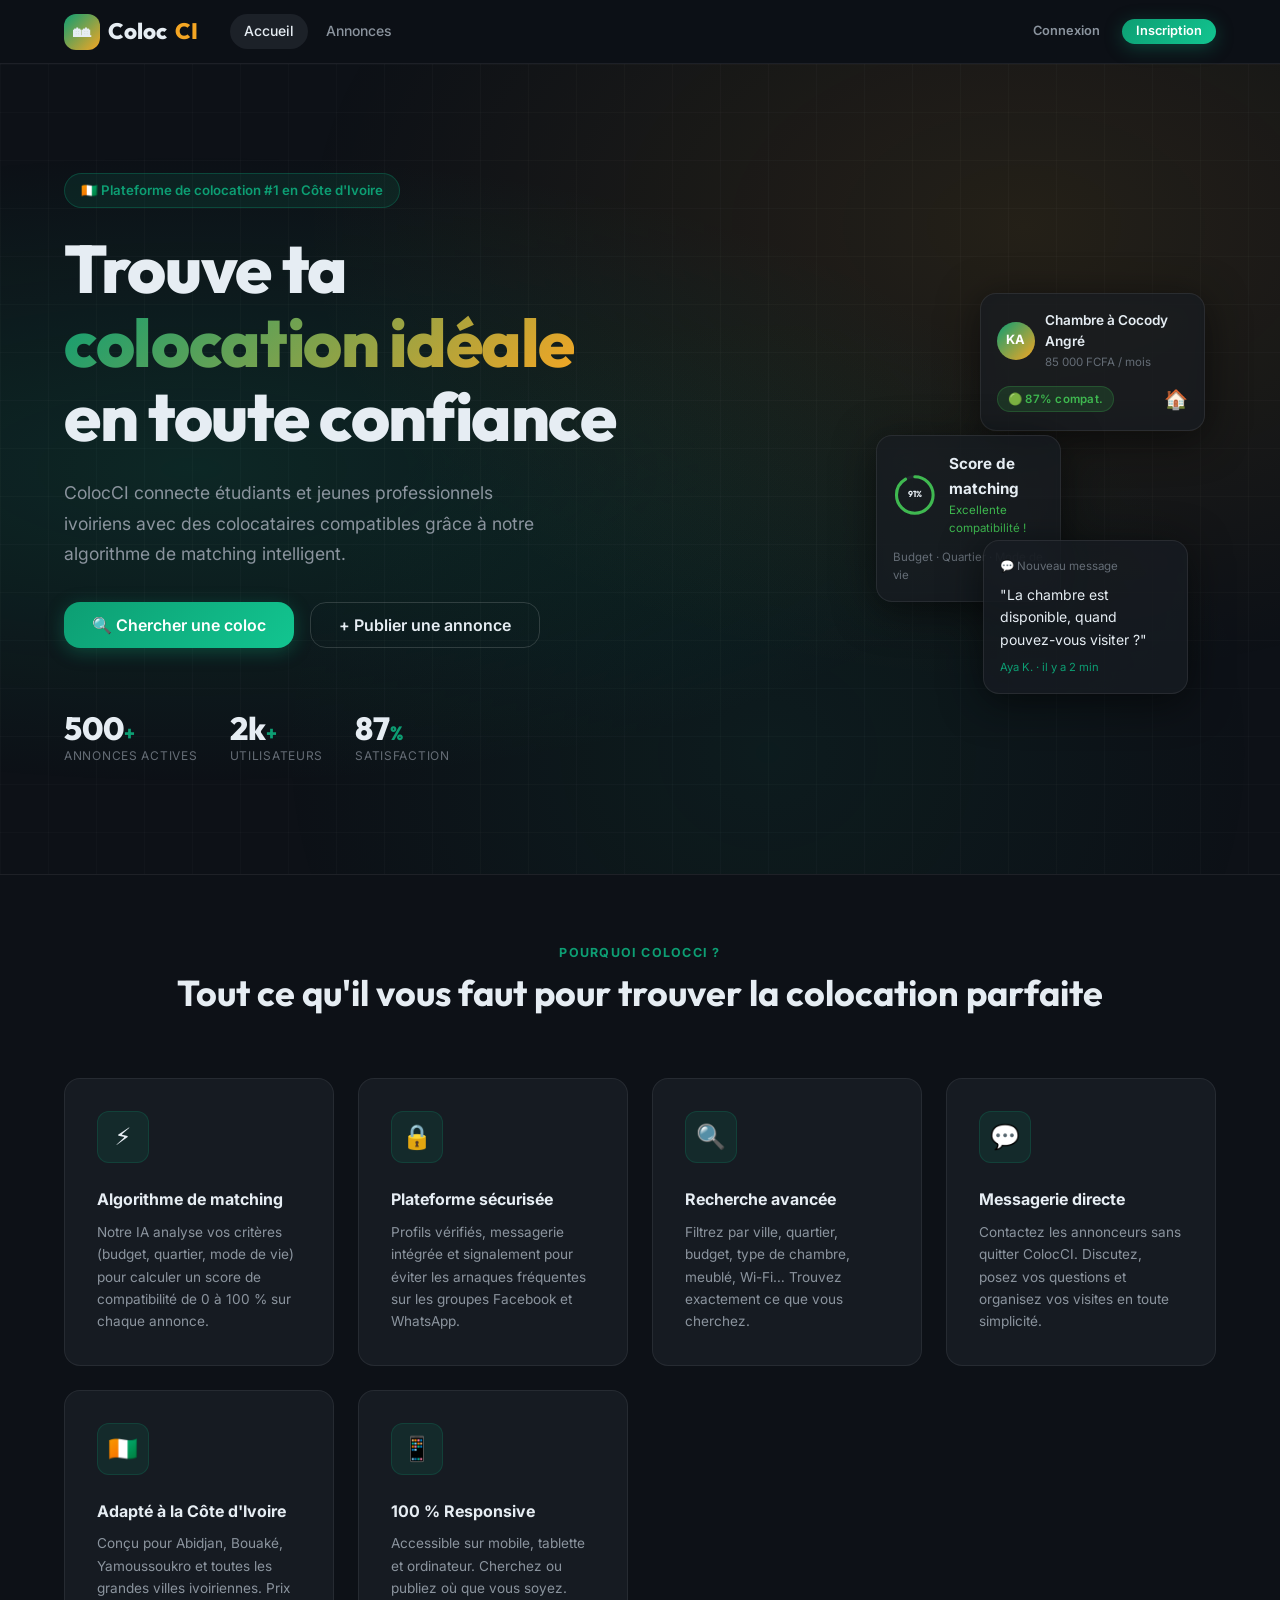
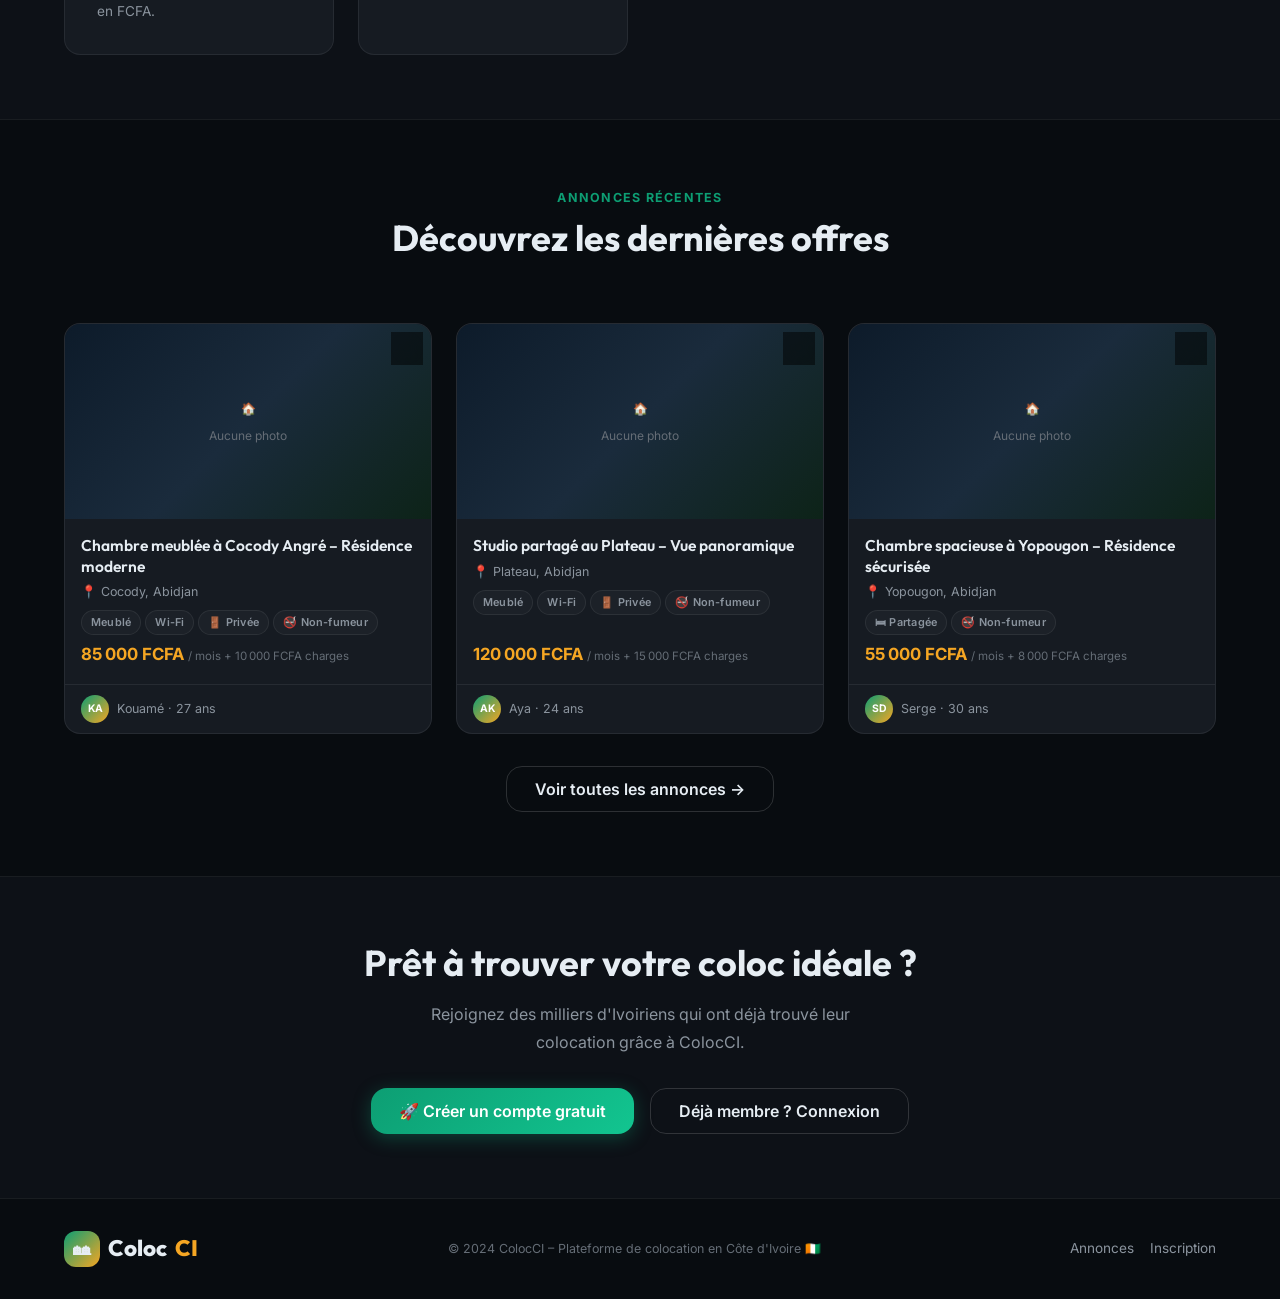
<file: frontend/index.html>
<!DOCTYPE html>
<html lang="fr">
<head>
  <meta charset="UTF-8" />
  <meta name="viewport" content="width=device-width, initial-scale=1.0" />
  <title>ColocCI – Trouvez votre colocation en Côte d'Ivoire</title>
  <meta name="description" content="ColocCI est la plateforme de référence pour trouver ou proposer une colocation en Côte d'Ivoire. Algorithme de matching intelligent, messagerie intégrée et annonces vérifiées." />
  <meta name="keywords" content="colocation Côte d'Ivoire, logement Abidjan, colocataire, chambre à louer, colocation étudiant" />
  <meta property="og:title"       content="ColocCI – Colocation en Côte d'Ivoire 🇨🇮" />
  <meta property="og:description" content="Trouvez votre colocataire idéal grâce au matching intelligent de ColocCI." />
  <meta property="og:type"        content="website" />
  <link rel="icon" href="data:image/svg+xml,<svg xmlns=%22http://www.w3.org/2000/svg%22 viewBox=%220 0 100 100%22><text y=%22.9em%22 font-size=%2290%22>🏘</text></svg>" />
  <link rel="preconnect" href="https://fonts.googleapis.com" />
  <link rel="preconnect" href="https://fonts.gstatic.com" crossorigin />
  <link href="https://fonts.googleapis.com/css2?family=Outfit:wght@400;600;700;800&family=Inter:wght@400;500;600&display=swap" rel="stylesheet" />
  <link rel="stylesheet" href="style.css" />
</head>
<body>
  <!-- Navbar (injected by JS) -->
  <div id="navbar"></div>

  <!-- SPA main view (rendered by router) -->
  <main class="main-content" id="main" role="main"></main>

  <!-- Toast notifications -->
  <div class="toast-container" id="toast-container" aria-live="polite"></div>

  <script src="app.js"></script>
</body>
</html>
</file>
<file: style.css>
/* =============================================
   ColocCI – Documentation Styles
   ============================================= */

:root {
  --bg: #0f1117;
  --bg-2: #161b27;
  --bg-3: #1e2535;
  --sidebar-bg: #111827;
  --sidebar-border: #1f2937;
  --text: #e8eaf0;
  --text-muted: #8892a4;
  --text-dim: #4b5563;
  --accent: #6366f1;
  --accent-2: #818cf8;
  --border: #1e2535;
  --border-light: #2d3748;
  --surface: #1a2234;
  --radius: 12px;
  --radius-sm: 8px;
  --radius-lg: 18px;
  --shadow: 0 4px 24px rgba(0,0,0,0.4);
  --shadow-sm: 0 2px 8px rgba(0,0,0,0.25);
  --sidebar-w: 280px;
  --topbar-h: 60px;
  --transition: 0.25s ease;
}

[data-theme="light"] {
  --bg: #f4f6fb;
  --bg-2: #ffffff;
  --bg-3: #eef1f7;
  --sidebar-bg: #1e293b;
  --sidebar-border: #334155;
  --text: #111827;
  --text-muted: #4b5563;
  --text-dim: #9ca3af;
  --border: #e5e7eb;
  --border-light: #d1d5db;
  --surface: #ffffff;
  --shadow: 0 4px 24px rgba(0,0,0,0.1);
}

*, *::before, *::after { box-sizing: border-box; margin: 0; padding: 0; }

html { scroll-behavior: smooth; }

body {
  font-family: 'Inter', -apple-system, sans-serif;
  background: var(--bg);
  color: var(--text);
  display: flex;
  min-height: 100vh;
  overflow-x: hidden;
}

/* ── Scrollbar ── */
::-webkit-scrollbar { width: 6px; height: 6px; }
::-webkit-scrollbar-track { background: transparent; }
::-webkit-scrollbar-thumb { background: var(--border-light); border-radius: 99px; }

/* ========================
   SIDEBAR
   ======================== */
.sidebar {
  width: var(--sidebar-w);
  background: var(--sidebar-bg);
  border-right: 1px solid var(--sidebar-border);
  display: flex;
  flex-direction: column;
  position: fixed;
  top: 0; left: 0; bottom: 0;
  z-index: 100;
  transition: transform var(--transition);
}

.sidebar-header {
  display: flex;
  align-items: center;
  justify-content: space-between;
  padding: 20px 20px 16px;
  border-bottom: 1px solid var(--sidebar-border);
  flex-shrink: 0;
}

.logo { display: flex; align-items: center; gap: 12px; }

.logo-icon {
  width: 38px; height: 38px;
  background: linear-gradient(135deg, #f59e0b, #ef4444);
  border-radius: 10px;
  display: flex; align-items: center; justify-content: center;
  font-size: 18px;
  box-shadow: 0 4px 12px rgba(245,158,11,0.35);
}

.logo-name {
  display: block;
  font-family: 'Outfit', sans-serif;
  font-size: 18px; font-weight: 800;
  color: #fff;
  letter-spacing: -0.3px;
}
.logo-sub { display: block; font-size: 10px; color: #6b7280; text-transform: uppercase; letter-spacing: 1px; }

.sidebar-close {
  display: none;
  background: none; border: none; color: #9ca3af;
  cursor: pointer; font-size: 16px; padding: 4px;
}

/* Nav */
.sidebar-nav { flex: 1; overflow-y: auto; padding: 16px 12px; }

.nav-label {
  font-size: 10px; text-transform: uppercase; letter-spacing: 1.2px;
  color: #4b5563; margin-bottom: 8px; padding-left: 8px;
}

.nav-list { list-style: none; display: flex; flex-direction: column; gap: 2px; }

.nav-item {
  width: 100%;
  display: flex; align-items: center; gap: 10px;
  padding: 10px 12px;
  border: none; background: none;
  color: #9ca3af;
  border-radius: var(--radius-sm);
  cursor: pointer;
  font-size: 13px;
  text-align: left;
  transition: all var(--transition);
  position: relative;
}

.nav-item:hover { background: rgba(255,255,255,0.06); color: #e5e7eb; }

.nav-item.active {
  background: linear-gradient(135deg, rgba(99,102,241,0.2), rgba(129,140,248,0.1));
  color: #a5b4fc;
  border: 1px solid rgba(99,102,241,0.3);
}

.nav-icon { font-size: 15px; flex-shrink: 0; }
.nav-text { flex: 1; font-weight: 500; line-height: 1.3; }
.nav-badge {
  font-size: 10px; font-weight: 700;
  background: rgba(255,255,255,0.08);
  color: #6b7280; padding: 2px 6px; border-radius: 99px;
  flex-shrink: 0;
}
.nav-item.active .nav-badge { background: rgba(99,102,241,0.3); color: #a5b4fc; }

/* Sidebar footer */
.sidebar-footer {
  padding: 16px 20px;
  border-top: 1px solid var(--sidebar-border);
  flex-shrink: 0;
}

.progress-info { display: flex; flex-direction: column; gap: 6px; }
.progress-label { font-size: 10px; text-transform: uppercase; letter-spacing: 1px; color: #6b7280; }
.progress-bar-wrap { height: 4px; background: rgba(255,255,255,0.08); border-radius: 99px; overflow: hidden; }
.progress-bar { height: 100%; background: linear-gradient(90deg, #6366f1, #818cf8); border-radius: 99px; transition: width 0.4s ease; }
.progress-text { font-size: 12px; color: #6b7280; }

/* ========================
   OVERLAY (mobile)
   ======================== */
.overlay {
  display: none;
  position: fixed; inset: 0;
  background: rgba(0,0,0,0.6);
  z-index: 90;
  backdrop-filter: blur(2px);
}

/* ========================
   MAIN
   ======================== */
.main {
  margin-left: var(--sidebar-w);
  flex: 1;
  display: flex;
  flex-direction: column;
  min-height: 100vh;
  transition: margin var(--transition);
}

/* ── Topbar ── */
.topbar {
  height: var(--topbar-h);
  background: var(--bg);
  border-bottom: 1px solid var(--border);
  display: flex; align-items: center; gap: 16px;
  padding: 0 24px;
  position: sticky; top: 0;
  z-index: 50;
  backdrop-filter: blur(12px);
}

.menu-btn {
  display: none;
  flex-direction: column; gap: 5px;
  background: none; border: none; cursor: pointer; padding: 4px;
}
.menu-btn span { display: block; width: 20px; height: 2px; background: var(--text-muted); border-radius: 2px; }

.breadcrumb { flex: 1; display: flex; align-items: center; gap: 8px; font-size: 14px; }
.bc-root { color: var(--text-muted); }
.bc-sep { color: var(--text-dim); }
.bc-current { font-weight: 600; color: var(--text); }

.topbar-actions { display: flex; align-items: center; gap: 10px; }

.theme-btn {
  background: var(--surface); border: 1px solid var(--border-light);
  border-radius: var(--radius-sm); padding: 6px 10px;
  cursor: pointer; font-size: 16px;
  transition: all var(--transition);
}
.theme-btn:hover { border-color: var(--accent); transform: scale(1.05); }

.doc-counter {
  background: linear-gradient(135deg, #6366f1, #818cf8);
  color: #fff; padding: 4px 10px; border-radius: 99px;
  font-size: 12px; font-weight: 600;
}

/* ========================
   CONTENT
   ======================== */
.content-wrap {
  flex: 1; display: flex; flex-direction: column;
  padding: 32px 40px 40px;
  max-width: 960px; width: 100%; margin: 0 auto;
}

/* ── Doc panel & pages ── */
.doc-panel { flex: 1; }

.doc-page {
  display: none;
  animation: fadeUp 0.35s ease;
}
.doc-page.active { display: block; }

@keyframes fadeUp {
  from { opacity: 0; transform: translateY(16px); }
  to   { opacity: 1; transform: translateY(0); }
}

/* ── Doc hero ── */
.doc-hero {
  border-radius: var(--radius-lg);
  background: linear-gradient(135deg,
    color-mix(in srgb, var(--accent) 18%, var(--bg-2)),
    var(--bg-2)
  );
  border: 1px solid color-mix(in srgb, var(--accent) 30%, transparent);
  padding: 36px 40px;
  display: flex; align-items: center; justify-content: space-between;
  margin-bottom: 32px;
  position: relative;
  overflow: hidden;
}

.doc-hero::before {
  content: '';
  position: absolute;
  top: -40px; right: -40px;
  width: 200px; height: 200px;
  background: radial-gradient(circle, color-mix(in srgb, var(--accent) 20%, transparent), transparent 70%);
  pointer-events: none;
}

.doc-number {
  font-family: 'Outfit', sans-serif;
  font-size: 11px; font-weight: 700; letter-spacing: 2px;
  text-transform: uppercase;
  color: color-mix(in srgb, var(--accent) 90%, #fff);
  background: color-mix(in srgb, var(--accent) 15%, transparent);
  padding: 4px 10px; border-radius: 99px;
  border: 1px solid color-mix(in srgb, var(--accent) 30%, transparent);
  display: inline-block; margin-bottom: 12px;
}

.doc-title {
  font-family: 'Outfit', sans-serif;
  font-size: 28px; font-weight: 800;
  color: var(--text);
  line-height: 1.2; margin-bottom: 6px;
}

.doc-subtitle { font-size: 14px; color: var(--text-muted); }

.doc-hero-icon { font-size: 56px; opacity: 0.7; flex-shrink: 0; }

/* ── Doc body sections ── */
.doc-body { display: flex; flex-direction: column; gap: 28px; }

.doc-section h2, .routes-section h2 {
  font-family: 'Outfit', sans-serif;
  font-size: 17px; font-weight: 700;
  color: var(--text);
  margin-bottom: 14px;
  padding-bottom: 10px;
  border-bottom: 1px solid var(--border);
  display: flex; align-items: center; gap: 8px;
}

.doc-section h3 { font-size: 14px; color: var(--text-muted); font-weight: 600; margin-bottom: 10px; }

.doc-section p, .doc-body p {
  font-size: 15px; line-height: 1.75;
  color: var(--text-muted);
}

/* ── Styled lists ── */
.styled-list { list-style: none; display: flex; flex-direction: column; gap: 8px; margin-top: 10px; }
.styled-list li {
  padding: 10px 14px 10px 36px;
  border-radius: var(--radius-sm);
  font-size: 14px; line-height: 1.5;
  position: relative;
}
.styled-list li::before {
  content: '›';
  position: absolute; left: 14px; top: 10px;
  font-size: 16px; font-weight: 700;
}
.styled-list.warn li   { background: rgba(245,158,11,0.08); color: #fbbf24; border-left: 3px solid #f59e0b; }
.styled-list.warn li::before { color: #f59e0b; }
.styled-list.danger li { background: rgba(239,68,68,0.07); color: #f87171; border-left: 3px solid #ef4444; }
.styled-list.danger li::before { color: #ef4444; }
.styled-list.green li  { background: rgba(16,185,129,0.07); color: #34d399; border-left: 3px solid #10b981; }
.styled-list.green li::before { color: #10b981; }

/* ── Highlight box ── */
.highlight-box {
  background: linear-gradient(135deg, rgba(99,102,241,0.1), rgba(99,102,241,0.05));
  border: 1px solid rgba(99,102,241,0.25);
  border-left: 3px solid #6366f1;
  border-radius: var(--radius-sm);
  padding: 18px 20px;
}
.highlight-box p { color: var(--text); font-size: 15px; line-height: 1.7; }

/* ── Cards grid ── */
.cards-grid { display: grid; grid-template-columns: repeat(auto-fit, minmax(200px, 1fr)); gap: 12px; }

.mini-card {
  background: var(--bg-2);
  border-radius: var(--radius);
  padding: 16px;
  border: 1px solid var(--border);
  display: flex; flex-direction: column; gap: 8px;
  transition: transform var(--transition), box-shadow var(--transition);
}
.mini-card:hover { transform: translateY(-2px); box-shadow: var(--shadow-sm); }

.mini-card-icon { font-size: 24px; }
.mini-card-text { font-size: 13px; color: var(--text-muted); line-height: 1.5; }
.mini-card.red { border-color: rgba(239,68,68,0.25); }
.mini-card.red .mini-card-icon { filter: none; }
.mini-card.blue { border-color: rgba(59,130,246,0.25); }

/* ── Tech stack ── */
.tech-stack { display: flex; flex-wrap: wrap; gap: 8px; }
.tech-item {}
.tech-tag {
  display: inline-block;
  padding: 6px 14px;
  border-radius: 99px;
  font-size: 13px; font-weight: 600;
  border: 1px solid;
}
.tech-tag.py    { background: rgba(255,212,59,0.1);  color: #fde047; border-color: rgba(253,224,71,0.3); }
.tech-tag.flask { background: rgba(74,222,128,0.1);  color: #86efac; border-color: rgba(74,222,128,0.3); }
.tech-tag.db    { background: rgba(96,165,250,0.1);  color: #93c5fd; border-color: rgba(96,165,250,0.3); }
.tech-tag.orm   { background: rgba(192,132,252,0.1); color: #d8b4fe; border-color: rgba(192,132,252,0.3); }
.tech-tag.auth  { background: rgba(251,146,60,0.1);  color: #fdba74; border-color: rgba(251,146,60,0.3); }
.tech-tag.cloud { background: rgba(56,189,248,0.1);  color: #7dd3fc; border-color: rgba(56,189,248,0.3); }
.tech-tag.mail  { background: rgba(244,114,182,0.1); color: #f9a8d4; border-color: rgba(244,114,182,0.3); }
.tech-tag.cors  { background: rgba(163,230,53,0.1);  color: #bef264; border-color: rgba(163,230,53,0.3); }
.tech-tag.html  { background: rgba(251,146,60,0.1);  color: #fdba74; border-color: rgba(251,146,60,0.3); }
.tech-tag.css   { background: rgba(96,165,250,0.1);  color: #93c5fd; border-color: rgba(96,165,250,0.3); }
.tech-tag.js    { background: rgba(253,224,71,0.1);  color: #fef08a; border-color: rgba(253,224,71,0.3); }
.tech-tag.api   { background: rgba(56,189,248,0.1);  color: #7dd3fc; border-color: rgba(56,189,248,0.3); }
.tech-tag.sec   { background: rgba(239,68,68,0.1);   color: #fca5a5; border-color: rgba(239,68,68,0.3); }

/* ── Feature table ── */
.feature-table-wrap { overflow-x: auto; border-radius: var(--radius); border: 1px solid var(--border); }

.feature-table {
  width: 100%; border-collapse: collapse;
  font-size: 13.5px;
}
.feature-table thead { background: var(--bg-3); }
.feature-table th {
  text-align: left; padding: 12px 16px;
  color: var(--text-muted); font-weight: 600;
  font-size: 12px; text-transform: uppercase; letter-spacing: 0.5px;
  border-bottom: 1px solid var(--border);
}
.feature-table td {
  padding: 12px 16px;
  border-bottom: 1px solid var(--border);
  color: var(--text-muted); vertical-align: top; line-height: 1.5;
}
.feature-table tbody tr:last-child td { border-bottom: none; }
.feature-table tbody tr:hover { background: rgba(255,255,255,0.02); }

.mod-badge {
  display: inline-block; padding: 3px 10px; border-radius: 99px;
  font-size: 12px; font-weight: 600;
  background: rgba(99,102,241,0.15); color: #a5b4fc;
  border: 1px solid rgba(99,102,241,0.25);
  white-space: nowrap;
}

/* ── Entity chips ── */
.entity-list { display: flex; flex-wrap: wrap; gap: 8px; }
.entity-chip {
  padding: 6px 14px; border-radius: 99px;
  font-size: 13px; font-weight: 600; font-family: 'JetBrains Mono', monospace;
  background: rgba(16,185,129,0.1); color: #6ee7b7; border: 1px solid rgba(16,185,129,0.2);
}
.entity-chip.optional { background: rgba(107,114,128,0.1); color: #9ca3af; border-color: rgba(107,114,128,0.2); }

/* ── NFR list ── */
.nfr-list { display: flex; flex-direction: column; gap: 10px; }
.nfr-item {
  display: flex; align-items: flex-start; gap: 12px;
  background: var(--bg-2); border: 1px solid var(--border);
  border-radius: var(--radius-sm); padding: 14px 16px;
  font-size: 14px; color: var(--text-muted); line-height: 1.5;
}
.nfr-icon { font-size: 18px; flex-shrink: 0; }

/* ── MVP grid ── */
.mvp-grid { display: grid; grid-template-columns: 1fr 1fr; gap: 16px; }
.mvp-card { border-radius: var(--radius); border: 1px solid var(--border); overflow: hidden; }
.mvp-header {
  padding: 12px 18px;
  font-weight: 700; font-size: 13px;
}
.mvp-card.v1 .mvp-header { background: rgba(16,185,129,0.12); color: #6ee7b7; border-bottom: 1px solid rgba(16,185,129,0.2); }
.mvp-card.v2 .mvp-header { background: rgba(99,102,241,0.1); color: #a5b4fc; border-bottom: 1px solid rgba(99,102,241,0.2); }
.mvp-card ul { list-style: none; padding: 14px 18px; display: flex; flex-direction: column; gap: 8px; background: var(--bg-2); }
.mvp-card li { font-size: 13.5px; color: var(--text-muted); }

/* ── Pages grid ── */
.pages-grid { display: grid; grid-template-columns: repeat(auto-fit, minmax(240px, 1fr)); gap: 12px; }
.page-card {
  background: var(--bg-2); border: 1px solid var(--border);
  border-radius: var(--radius); padding: 16px;
  display: flex; align-items: flex-start; gap: 12px;
  transition: all var(--transition);
}
.page-card:hover { border-color: var(--border-light); transform: translateY(-2px); box-shadow: var(--shadow-sm); }
.page-card.admin { border-color: rgba(239,68,68,0.25); }
.page-icon { font-size: 22px; flex-shrink: 0; }
.page-info strong { display: block; font-size: 14px; font-weight: 600; color: var(--text); margin-bottom: 4px; }
.page-info p { font-size: 12.5px; color: var(--text-muted); line-height: 1.5; }

/* ── UX list ── */
.ux-list { display: flex; flex-direction: column; gap: 10px; }
.ux-item {
  display: flex; align-items: center; gap: 12px;
  background: var(--bg-2); border: 1px solid var(--border);
  border-radius: var(--radius-sm); padding: 12px 16px;
  font-size: 14px; color: var(--text-muted); line-height: 1.5;
}
.ux-icon { font-size: 18px; flex-shrink: 0; }

/* ── Criteria visual ── */
.criteria-visual { display: flex; flex-direction: column; gap: 10px; }
.criterion-bar { display: grid; grid-template-columns: 140px 1fr 48px; align-items: center; gap: 12px; }
.crit-label { font-size: 13px; color: var(--text-muted); }
.crit-bar-wrap { height: 10px; background: rgba(255,255,255,0.06); border-radius: 99px; overflow: hidden; }
.crit-bar { height: 100%; background: var(--c, #6366f1); border-radius: 99px; transition: width 1s ease; }
.crit-pct { font-size: 13px; font-weight: 700; color: var(--text); text-align: right; }

/* ── Score legend ── */
.score-legend { display: flex; gap: 16px; flex-wrap: wrap; }
.score-item { flex: 1; min-width: 140px; border-radius: var(--radius); padding: 20px; text-align: center; }
.score-badge { font-family: 'Outfit', sans-serif; font-size: 22px; font-weight: 800; margin-bottom: 8px; }
.score-label { font-size: 13px; }
.score-item.green { background: rgba(16,185,129,0.1); border: 1px solid rgba(16,185,129,0.3); color: #6ee7b7; }
.score-item.orange { background: rgba(245,158,11,0.1); border: 1px solid rgba(245,158,11,0.3); color: #fbbf24; }
.score-item.red { background: rgba(239,68,68,0.1); border: 1px solid rgba(239,68,68,0.3); color: #f87171; }

/* ── Code blocks ── */
.code-block {
  background: #0d1117;
  border: 1px solid rgba(255,255,255,0.07);
  border-radius: var(--radius);
  padding: 20px 22px;
  overflow-x: auto;
  font-family: 'JetBrains Mono', monospace;
  font-size: 13px;
  line-height: 1.7;
  color: #c9d1d9;
}
.code-block code { display: block; }
.code-block .kw  { color: #ff79c6; }
.code-block .fn  { color: #50fa7b; }
.code-block .str { color: #f1fa8c; }
.code-block .num { color: #bd93f9; }
.code-block .cm  { color: #6272a4; }

/* ── DB table constraints ── */
.constraint {
  display: inline-block; padding: 2px 8px; border-radius: 99px;
  font-size: 11px; font-weight: 700;
}
.constraint.pk { background: rgba(245,158,11,0.15); color: #fbbf24; }
.constraint.fk { background: rgba(96,165,250,0.15); color: #93c5fd; }
.constraint.uk { background: rgba(167,139,250,0.15); color: #c4b5fd; }

/* ── ER diagram ── */
.er-diagram { display: flex; gap: 16px; flex-wrap: wrap; }
.er-entity {
  flex: 1; min-width: 220px;
  background: var(--bg-2); border-radius: var(--radius);
  border: 1px solid var(--border); overflow: hidden;
}
.er-entity.primary { border-color: rgba(99,102,241,0.35); }
.er-entity.secondary { border-color: rgba(16,185,129,0.25); }
.er-name {
  padding: 12px 16px;
  font-weight: 700; font-size: 14px; color: var(--text);
  background: rgba(255,255,255,0.03); border-bottom: 1px solid var(--border);
}
.er-relations { padding: 12px 16px; display: flex; flex-direction: column; gap: 6px; }
.er-relations span { font-size: 12.5px; color: var(--text-muted); font-family: 'JetBrains Mono', monospace; }

/* ── Route tables ── */
.routes-section { margin-bottom: 24px; }
.route-table-wrap { overflow-x: auto; border-radius: var(--radius); border: 1px solid var(--border); }
.route-table { width: 100%; border-collapse: collapse; font-size: 13.5px; }
.route-table th {
  text-align: left; padding: 10px 14px;
  font-size: 11px; font-weight: 600; text-transform: uppercase; letter-spacing: 0.5px;
  color: var(--text-muted); background: var(--bg-3); border-bottom: 1px solid var(--border);
}
.route-table td { padding: 11px 14px; border-bottom: 1px solid var(--border); color: var(--text-muted); }
.route-table tbody tr:last-child td { border-bottom: none; }
.route-table tbody tr:hover { background: rgba(255,255,255,0.02); }

.method {
  display: inline-block; padding: 3px 10px; border-radius: 5px;
  font-size: 11px; font-weight: 700; font-family: 'JetBrains Mono', monospace;
  white-space: nowrap;
}
.method.get    { background: rgba(16,185,129,0.15); color: #6ee7b7; }
.method.post   { background: rgba(96,165,250,0.15); color: #93c5fd; }
.method.put    { background: rgba(245,158,11,0.15); color: #fbbf24; }
.method.delete { background: rgba(239,68,68,0.15);  color: #f87171; }

.filter-tags { display: flex; flex-wrap: wrap; gap: 8px; margin-top: 12px; align-items: center; }
.filter-tag {
  padding: 4px 10px; border-radius: 99px;
  font-size: 12px; font-family: 'JetBrains Mono', monospace;
  background: rgba(255,255,255,0.05); color: var(--text-muted);
  border: 1px solid var(--border-light);
}
.admin-section { background: rgba(239,68,68,0.04); border-radius: var(--radius); padding: 16px; border: 1px solid rgba(239,68,68,0.15); }
.admin-tag { font-size: 11px; padding: 3px 8px; background: rgba(239,68,68,0.15); color: #f87171; border-radius: 99px; font-weight: 600; }

/* ── Stack two cols ── */
.stack-two-cols { display: grid; grid-template-columns: 1fr 1fr; gap: 20px; }

/* ── Bottom navigation ── */
.bottom-nav {
  display: flex; align-items: center; justify-content: space-between;
  margin-top: 40px; padding-top: 24px; border-top: 1px solid var(--border);
}

.nav-prev, .nav-next {
  display: flex; align-items: center; gap: 8px;
  background: var(--bg-2); border: 1px solid var(--border);
  border-radius: var(--radius-sm); padding: 10px 18px;
  color: var(--text-muted); font-size: 14px; font-weight: 500;
  cursor: pointer; transition: all var(--transition);
}
.nav-prev:hover:not(:disabled), .nav-next:hover:not(:disabled) {
  background: var(--bg-3); border-color: var(--border-light); color: var(--text);
}
.nav-prev:disabled, .nav-next:disabled { opacity: 0.3; cursor: not-allowed; }
.nav-arrow { font-size: 16px; }

.doc-dots { display: flex; gap: 6px; align-items: center; }
.dot {
  width: 8px; height: 8px; border-radius: 99px;
  background: var(--border-light); border: none; cursor: pointer;
  transition: all var(--transition);
}
.dot.active { width: 24px; background: #6366f1; }

/* ── code inline ── */
code {
  font-family: 'JetBrains Mono', monospace;
  font-size: 12.5px;
  background: rgba(255,255,255,0.07);
  padding: 2px 6px; border-radius: 4px;
  color: #93c5fd;
}
.code-block code { background: none; padding: 0; border-radius: 0; color: inherit; font-size: inherit; }

/* ========================
   RESPONSIVE
   ======================== */
@media (max-width: 900px) {
  .content-wrap { padding: 24px; }
  .doc-hero { padding: 24px; flex-direction: column; align-items: flex-start; }
  .doc-hero-icon { font-size: 40px; }
  .doc-title { font-size: 22px; }
  .mvp-grid, .stack-two-cols { grid-template-columns: 1fr; }
  .score-legend { flex-direction: column; }
  .criterion-bar { grid-template-columns: 110px 1fr 40px; }
}

@media (max-width: 768px) {
  .sidebar {
    transform: translateX(-100%);
  }
  .sidebar.open {
    transform: translateX(0);
    box-shadow: 4px 0 30px rgba(0,0,0,0.5);
  }
  .sidebar-close { display: block; }
  .overlay.show { display: block; }
  .main { margin-left: 0; }
  .menu-btn { display: flex; }
  .content-wrap { padding: 16px; }
  .pages-grid { grid-template-columns: 1fr; }
  .er-diagram { flex-direction: column; }
  .criteria-visual .criterion-bar { grid-template-columns: 90px 1fr 40px; }
}

@media (max-width: 480px) {
  .doc-title { font-size: 18px; }
  .topbar { padding: 0 16px; }
  .breadcrumb { display: none; }
  .bottom-nav { gap: 8px; }
  .nav-nav-label { display: none; }
}
</file>
<file: frontend/style.css>
/* ═══════════════════════════════════════════════════
   ColocCI – Design System
   Plateforme de Colocation – Côte d'Ivoire 🇨🇮
   ═══════════════════════════════════════════════════ */

/* ── 1. THEME VARIABLES ─────────────────────────── */
:root {
  --bg-0: #080C10;
  --bg-1: #0D1117;
  --bg-2: #161B22;
  --bg-3: #1C2128;
  --bg-4: #21262D;

  --green:       #0D9E73;
  --green-light: #12C590;
  --green-dim:   rgba(13, 158, 115, 0.12);
  --gold:        #F5A623;
  --gold-dim:    rgba(245, 166, 35, 0.12);

  --score-high: #3FB950;
  --score-mid:  #F5A623;
  --score-low:  #F85149;

  --text-1: #E6EDF3;
  --text-2: #8B949E;
  --text-3: #656D76;

  --border:       rgba(255, 255, 255, 0.07);
  --border-hover: rgba(255, 255, 255, 0.15);

  --sp-xs:  4px;
  --sp-sm:  8px;
  --sp-md:  16px;
  --sp-lg:  24px;
  --sp-xl:  32px;
  --sp-2xl: 48px;
  --sp-3xl: 64px;

  --r-sm:   8px;
  --r-md:   12px;
  --r-lg:   16px;
  --r-xl:   24px;
  --r-full: 9999px;

  --shadow-sm:         0 1px 3px rgba(0,0,0,0.3);
  --shadow-md:         0 4px 16px rgba(0,0,0,0.45);
  --shadow-lg:         0 8px 40px rgba(0,0,0,0.55);
  --shadow-glow-green: 0 0 24px rgba(13,158,115,0.3);
  --shadow-glow-gold:  0 0 24px rgba(245,166,35,0.3);

  --t-fast: 150ms ease;
  --t-base: 250ms ease;
  --t-slow: 400ms ease;

  --z-navbar: 100;
  --z-modal:  200;
  --z-toast:  300;
}

/* ── 2. RESET ───────────────────────────────────── */
*, *::before, *::after { box-sizing: border-box; margin: 0; padding: 0; }
html { font-size: 16px; scroll-behavior: smooth; }
body {
  font-family: 'Inter', system-ui, sans-serif;
  background: var(--bg-1);
  color: var(--text-1);
  line-height: 1.6;
  min-height: 100vh;
  overflow-x: hidden;
}
a { color: inherit; text-decoration: none; }
img { max-width: 100%; display: block; }
button { cursor: pointer; font-family: inherit; border: none; background: none; }
input, textarea, select { font-family: inherit; font-size: 1rem; }

/* ── 3. TYPOGRAPHY ──────────────────────────────── */
h1, h2, h3, h4, h5 {
  font-family: 'Outfit', sans-serif;
  font-weight: 700;
  line-height: 1.2;
  color: var(--text-1);
}
h1 { font-size: clamp(2rem,   5vw, 3.5rem); }
h2 { font-size: clamp(1.5rem, 3vw, 2.25rem); }
h3 { font-size: clamp(1.1rem, 2vw, 1.4rem); }

.text-sm   { font-size: 0.875rem; }
.text-xs   { font-size: 0.75rem; }
.text-muted{ color: var(--text-2); }
.text-green{ color: var(--green); }
.text-gold { color: var(--gold); }
.fw-700    { font-weight: 700; }

/* ── 4. LAYOUT ──────────────────────────────────── */
.container {
  max-width: 1200px;
  margin: 0 auto;
  padding: 0 var(--sp-lg);
}
.main-content {
  padding-top: 64px;
  min-height: 100vh;
}

/* ── 5. NAVBAR ──────────────────────────────────── */
.navbar {
  position: fixed;
  top: 0; left: 0; right: 0;
  height: 64px;
  background: rgba(13,17,23,0.88);
  backdrop-filter: blur(14px);
  border-bottom: 1px solid var(--border);
  z-index: var(--z-navbar);
  display: flex;
  align-items: center;
}
.navbar-inner {
  display: flex;
  align-items: center;
  gap: var(--sp-md);
  width: 100%;
  max-width: 1200px;
  margin: 0 auto;
  padding: 0 var(--sp-lg);
}
.navbar-logo {
  display: flex;
  align-items: center;
  gap: var(--sp-sm);
  font-family: 'Outfit', sans-serif;
  font-size: 1.4rem;
  font-weight: 800;
  cursor: pointer;
  flex-shrink: 0;
}
.navbar-logo .logo-icon {
  width: 36px; height: 36px;
  border-radius: var(--r-md);
  background: linear-gradient(135deg, var(--green), var(--gold));
  display: flex; align-items: center; justify-content: center;
  font-size: 1.1rem;
  flex-shrink: 0;
}
.navbar-logo .ci { color: var(--gold); }
.navbar-links {
  display: flex;
  align-items: center;
  gap: 4px;
  margin-left: var(--sp-md);
}
.nav-link {
  padding: 6px 14px;
  border-radius: var(--r-full);
  font-size: 0.875rem;
  font-weight: 500;
  color: var(--text-2);
  transition: all var(--t-fast);
  cursor: pointer;
  white-space: nowrap;
}
.nav-link:hover, .nav-link.active {
  color: var(--text-1);
  background: var(--bg-3);
}
.navbar-spacer { flex: 1; }
.navbar-actions {
  display: flex;
  align-items: center;
  gap: var(--sp-sm);
}
.nav-icon-btn {
  width: 36px; height: 36px;
  border-radius: var(--r-full);
  display: flex; align-items: center; justify-content: center;
  color: var(--text-2);
  transition: all var(--t-fast);
  position: relative;
}
.nav-icon-btn:hover { color: var(--text-1); background: var(--bg-3); }
.avatar-btn {
  width: 36px; height: 36px;
  border-radius: 50%;
  background: linear-gradient(135deg, var(--green), var(--gold));
  display: flex; align-items: center; justify-content: center;
  font-weight: 700; font-size: 0.8rem; color: white;
  cursor: pointer;
  transition: transform var(--t-fast), box-shadow var(--t-fast);
  flex-shrink: 0;
}
.avatar-btn:hover { transform: scale(1.05); box-shadow: var(--shadow-glow-green); }

/* ── 6. BUTTONS ─────────────────────────────────── */
.btn {
  display: inline-flex;
  align-items: center; justify-content: center;
  gap: var(--sp-sm);
  padding: 10px 20px;
  border-radius: var(--r-full);
  font-size: 0.9rem; font-weight: 600;
  transition: all var(--t-base);
  cursor: pointer; border: none;
  white-space: nowrap;
  line-height: 1;
}
.btn-primary {
  background: linear-gradient(135deg, var(--green), var(--green-light));
  color: white;
  box-shadow: 0 4px 18px rgba(13,158,115,0.35);
}
.btn-primary:hover  { transform: translateY(-2px); box-shadow: 0 6px 28px rgba(13,158,115,0.45); }
.btn-primary:active { transform: translateY(0); }
.btn-gold {
  background: linear-gradient(135deg, var(--gold), #F7C44A);
  color: #1a1100;
  box-shadow: 0 4px 18px rgba(245,166,35,0.35);
}
.btn-gold:hover { transform: translateY(-2px); box-shadow: 0 6px 28px rgba(245,166,35,0.45); }
.btn-outline {
  background: transparent;
  border: 1px solid var(--border-hover);
  color: var(--text-1);
}
.btn-outline:hover { border-color: var(--green); color: var(--green); background: var(--green-dim); }
.btn-ghost { background: transparent; color: var(--text-2); }
.btn-ghost:hover { color: var(--text-1); background: var(--bg-3); }
.btn-sm  { padding: 6px 14px; font-size: 0.8rem; }
.btn-lg  { padding: 14px 28px; font-size: 1rem; border-radius: var(--r-lg); }
.btn-icon{ width: 36px; height: 36px; padding: 0; border-radius: 50%; font-size: 1rem; }
.btn:disabled { opacity: 0.5; cursor: not-allowed; transform: none !important; }
.w-full  { width: 100%; }

/* ── 7. INPUTS & FORMS ──────────────────────────── */
.form-group {
  display: flex; flex-direction: column;
  gap: var(--sp-xs);
  margin-bottom: var(--sp-md);
}
.form-label {
  font-size: 0.75rem; font-weight: 700;
  color: var(--text-3);
  text-transform: uppercase; letter-spacing: 0.06em;
}
.form-input, .form-select, .form-textarea {
  width: 100%;
  padding: 11px 14px;
  background: var(--bg-3);
  border: 1px solid var(--border);
  border-radius: var(--r-md);
  color: var(--text-1);
  font-size: 0.9rem;
  outline: none;
  transition: border-color var(--t-fast), box-shadow var(--t-fast);
}
.form-input:focus, .form-select:focus, .form-textarea:focus {
  border-color: var(--green);
  box-shadow: 0 0 0 3px rgba(13,158,115,0.14);
}
.form-input::placeholder, .form-textarea::placeholder { color: var(--text-3); }
.form-select {
  appearance: none;
  background-image: url("data:image/svg+xml,%3Csvg xmlns='http://www.w3.org/2000/svg' width='16' height='16' viewBox='0 0 24 24' fill='none' stroke='%238B949E' stroke-width='2'%3E%3Cpath d='M6 9l6 6 6-6'/%3E%3C/svg%3E");
  background-repeat: no-repeat;
  background-position: right 12px center;
  padding-right: 40px;
}
.form-textarea { resize: vertical; min-height: 100px; }
.form-row { display: grid; grid-template-columns: 1fr 1fr; gap: var(--sp-md); }
.form-error{ font-size: 0.8rem; color: var(--score-low); margin-top: 2px; }
.form-hint { font-size: 0.78rem; color: var(--text-3); margin-top: 2px; }

/* Toggle switch */
.toggle-group {
  display: flex; align-items: center; justify-content: space-between;
  padding: 11px 0;
  border-bottom: 1px solid var(--border);
}
.toggle-label { font-size: 0.875rem; color: var(--text-1); }
.toggle { position: relative; width: 44px; height: 24px; flex-shrink: 0; }
.toggle input { opacity: 0; width: 0; height: 0; }
.toggle-track {
  position: absolute; inset: 0;
  background: var(--bg-4);
  border: 1px solid var(--border);
  border-radius: var(--r-full);
  transition: all var(--t-fast);
  cursor: pointer;
}
.toggle-track::after {
  content: '';
  position: absolute;
  left: 3px; top: 50%;
  transform: translateY(-50%);
  width: 16px; height: 16px;
  border-radius: 50%;
  background: var(--text-3);
  transition: all var(--t-fast);
}
.toggle input:checked + .toggle-track { background: var(--green); border-color: var(--green); }
.toggle input:checked + .toggle-track::after { left: calc(100% - 19px); background: white; }

/* ── 8. CARDS ───────────────────────────────────── */
.card {
  background: var(--bg-2);
  border: 1px solid var(--border);
  border-radius: var(--r-lg);
  overflow: hidden;
  transition: border-color var(--t-base), box-shadow var(--t-base), transform var(--t-base);
}
.card:hover { border-color: var(--border-hover); box-shadow: var(--shadow-md); }
.card-body { padding: var(--sp-lg); }

/* ── 9. LISTING CARD ─────────────────────────────── */
.listing-grid {
  display: grid;
  grid-template-columns: repeat(auto-fill, minmax(300px, 1fr));
  gap: var(--sp-lg);
}
.listing-card {
  background: var(--bg-2);
  border: 1px solid var(--border);
  border-radius: var(--r-lg);
  overflow: hidden;
  transition: all var(--t-base);
  cursor: pointer;
  display: flex; flex-direction: column;
}
.listing-card:hover {
  border-color: rgba(13,158,115,0.35);
  box-shadow: 0 8px 36px rgba(0,0,0,0.45), 0 0 0 1px rgba(13,158,115,0.15);
  transform: translateY(-4px);
}
.listing-photo {
  position: relative;
  height: 195px; overflow: hidden;
  background: linear-gradient(135deg, var(--bg-3), var(--bg-4));
}
.listing-photo img {
  width: 100%; height: 100%; object-fit: cover;
  transition: transform var(--t-slow);
}
.listing-card:hover .listing-photo img { transform: scale(1.05); }
.listing-photo-placeholder {
  width: 100%; height: 100%;
  display: flex; flex-direction: column; align-items: center; justify-content: center;
  gap: var(--sp-sm);
  background: linear-gradient(135deg, #0D1B2A, #1A2B3C, #0D2318);
  color: var(--text-3); font-size: 2.5rem;
}
.listing-photo-placeholder span { font-size: 0.75rem; color: var(--text-3); font-family: 'Inter', sans-serif; }
.listing-fav-btn {
  position: absolute; top: var(--sp-sm); right: var(--sp-sm);
  width: 32px; height: 32px; border-radius: 50%;
  background: rgba(0,0,0,0.5); backdrop-filter: blur(8px);
  border: 1px solid rgba(255,255,255,0.1);
  display: flex; align-items: center; justify-content: center;
  font-size: 0.9rem; transition: all var(--t-fast); cursor: pointer;
  color: var(--text-2);
}
.listing-fav-btn:hover, .listing-fav-btn.active {
  color: #FF6B6B;
  background: rgba(255,107,107,0.15);
  border-color: rgba(255,107,107,0.35);
}
.listing-score-badge {
  position: absolute; top: var(--sp-sm); left: var(--sp-sm);
  padding: 4px 10px; border-radius: var(--r-full);
  font-size: 0.7rem; font-weight: 700; backdrop-filter: blur(8px);
}
.listing-score-badge.high { background: rgba(63,185,80,0.2); border: 1px solid rgba(63,185,80,0.4); color: var(--score-high); }
.listing-score-badge.mid  { background: rgba(245,166,35,0.2); border: 1px solid rgba(245,166,35,0.4); color: var(--score-mid); }
.listing-score-badge.low  { background: rgba(248,81,73,0.2);  border: 1px solid rgba(248,81,73,0.4);  color: var(--score-low); }
.listing-body {
  padding: var(--sp-md); flex: 1;
  display: flex; flex-direction: column; gap: 6px;
}
.listing-title { font-family: 'Outfit', sans-serif; font-size: 0.975rem; font-weight: 600; color: var(--text-1); line-height: 1.3; }
.listing-location { display: flex; align-items: center; gap: 4px; font-size: 0.78rem; color: var(--text-2); }
.listing-price { font-size: 1.05rem; font-weight: 700; color: var(--gold); margin-top: auto; }
.listing-price span { font-size: 0.72rem; font-weight: 400; color: var(--text-3); }
.listing-tags { display: flex; flex-wrap: wrap; gap: 4px; margin-top: 2px; }
.tag {
  padding: 3px 9px; border-radius: var(--r-full);
  font-size: 0.68rem; font-weight: 600;
  background: var(--bg-3); color: var(--text-2);
  border: 1px solid var(--border); letter-spacing: 0.02em;
}
.listing-footer {
  padding: 10px var(--sp-md);
  border-top: 1px solid var(--border);
  display: flex; align-items: center; justify-content: space-between; gap: var(--sp-sm);
}
.listing-owner { display: flex; align-items: center; gap: var(--sp-sm); font-size: 0.78rem; color: var(--text-2); }
.owner-avatar {
  width: 28px; height: 28px; border-radius: 50%;
  background: linear-gradient(135deg, var(--green), var(--gold));
  display: flex; align-items: center; justify-content: center;
  font-size: 0.65rem; font-weight: 700; color: white; flex-shrink: 0;
}

/* ── 10. SCORE RING ──────────────────────────────── */
.score-ring-wrap { display: flex; flex-direction: column; align-items: center; gap: 4px; }
.score-ring { width: 64px; height: 64px; transform: rotate(-90deg); }
.score-ring.lg { width: 110px; height: 110px; }
.score-ring .track { fill: none; stroke: var(--bg-4); stroke-width: 7; }
.score-ring .fill  { fill: none; stroke-width: 7; stroke-linecap: round; transition: stroke-dasharray 1.2s cubic-bezier(.4,0,.2,1); }
.score-ring .ring-text {
  transform: rotate(90deg); transform-origin: 50% 50%;
  fill: var(--text-1); font-family: 'Outfit', sans-serif;
  font-weight: 700; font-size: 20px; text-anchor: middle; dominant-baseline: middle;
}
.score-ring.lg .ring-text { font-size: 24px; }
.score-label { font-size: 0.68rem; font-weight: 700; text-transform: uppercase; letter-spacing: 0.06em; }

/* ── 11. BADGES ──────────────────────────────────── */
.badge {
  display: inline-flex; align-items: center; gap: 4px;
  padding: 3px 10px; border-radius: var(--r-full);
  font-size: 0.72rem; font-weight: 600; letter-spacing: 0.02em;
}
.badge-green { background: rgba(63,185,80,0.15);  color: var(--score-high); border: 1px solid rgba(63,185,80,0.25); }
.badge-amber { background: rgba(245,166,35,0.15); color: var(--score-mid);  border: 1px solid rgba(245,166,35,0.25); }
.badge-red   { background: rgba(248,81,73,0.15);  color: var(--score-low);  border: 1px solid rgba(248,81,73,0.25); }
.badge-blue  { background: rgba(88,166,255,0.15); color: #58A6FF;           border: 1px solid rgba(88,166,255,0.25); }
.badge-gray  { background: var(--bg-3); color: var(--text-2);               border: 1px solid var(--border); }

/* ── 12. HERO ────────────────────────────────────── */
.hero {
  position: relative; overflow: hidden;
  padding: var(--sp-3xl) 0;
  min-height: 90vh;
  display: flex; align-items: center;
}
.hero-bg {
  position: absolute; inset: 0;
  background:
    radial-gradient(ellipse at 15% 50%, rgba(13,158,115,0.16) 0%, transparent 55%),
    radial-gradient(ellipse at 80% 20%, rgba(245,166,35,0.10) 0%, transparent 50%),
    radial-gradient(ellipse at 60% 85%, rgba(13,158,115,0.08) 0%, transparent 45%);
  pointer-events: none;
}
.hero-grid {
  position: absolute; inset: 0;
  background-image:
    linear-gradient(rgba(255,255,255,0.018) 1px, transparent 1px),
    linear-gradient(90deg, rgba(255,255,255,0.018) 1px, transparent 1px);
  background-size: 48px 48px;
  pointer-events: none;
}
.hero-content { position: relative; z-index: 1; }
.hero-eyebrow {
  display: inline-flex; align-items: center; gap: var(--sp-sm);
  padding: 6px 16px; border-radius: var(--r-full);
  background: var(--green-dim); border: 1px solid rgba(13,158,115,0.3);
  color: var(--green); font-size: 0.83rem; font-weight: 600;
  margin-bottom: var(--sp-lg);
  animation: fadeInDown 0.5s ease forwards;
}
.hero-title {
  font-family: 'Outfit', sans-serif;
  font-size: clamp(2.4rem, 5.5vw, 4.2rem);
  font-weight: 800; line-height: 1.1; letter-spacing: -0.02em;
  margin-bottom: var(--sp-lg);
  animation: fadeInUp 0.55s 0.1s ease both;
}
.hero-title .accent {
  background: linear-gradient(135deg, var(--green), var(--gold));
  -webkit-background-clip: text; -webkit-text-fill-color: transparent; background-clip: text;
}
.hero-subtitle {
  font-size: 1.1rem; color: var(--text-2);
  max-width: 480px; line-height: 1.75;
  margin-bottom: var(--sp-xl);
  animation: fadeInUp 0.55s 0.2s ease both;
}
.hero-actions { display: flex; gap: var(--sp-md); flex-wrap: wrap; animation: fadeInUp 0.55s 0.3s ease both; }
.hero-stats { display: flex; gap: var(--sp-xl); margin-top: var(--sp-3xl); animation: fadeInUp 0.55s 0.4s ease both; }
.hero-stat  { display: flex; flex-direction: column; }
.hero-stat-num { font-family: 'Outfit', sans-serif; font-size: 2rem; font-weight: 800; color: var(--text-1); line-height: 1; }
.hero-stat-num .unit { color: var(--green); font-size: 1.2rem; }
.hero-stat-label { font-size: 0.75rem; color: var(--text-3); text-transform: uppercase; letter-spacing: 0.06em; margin-top: 2px; }
.hero-cards { position: relative; height: 420px; }
.hero-card {
  position: absolute;
  border-radius: var(--r-lg);
  padding: var(--sp-md);
  background: rgba(22,27,34,0.82);
  border: 1px solid rgba(255,255,255,0.08);
  backdrop-filter: blur(14px);
  box-shadow: var(--shadow-lg);
  animation: float 6s ease-in-out infinite;
}
.hero-card:nth-child(1) { top: 8%;  right: 2%;  width: 225px; animation-delay: 0s; }
.hero-card:nth-child(2) { top: 42%; right: 28%; width: 185px; animation-delay: -2s; }
.hero-card:nth-child(3) { top: 67%; right: 5%;  width: 205px; animation-delay: -4s; }

/* ── 13. SECTIONS ────────────────────────────────── */
.section { padding: var(--sp-3xl) 0; }
.section-header { text-align: center; margin-bottom: var(--sp-3xl); }
.section-eyebrow { display: inline-block; font-size: 0.78rem; font-weight: 700; text-transform: uppercase; letter-spacing: 0.1em; color: var(--green); margin-bottom: var(--sp-sm); }
.features-grid { display: grid; grid-template-columns: repeat(auto-fit, minmax(240px, 1fr)); gap: var(--sp-lg); }
.feature-card {
  padding: var(--sp-xl);
  background: var(--bg-2); border: 1px solid var(--border); border-radius: var(--r-lg);
  transition: all var(--t-base);
}
.feature-card:hover {
  border-color: rgba(13,158,115,0.3);
  background: linear-gradient(135deg, var(--bg-2), rgba(13,158,115,0.03));
  transform: translateY(-4px); box-shadow: var(--shadow-md);
}
.feature-icon {
  width: 52px; height: 52px; border-radius: var(--r-md);
  background: var(--green-dim); border: 1px solid rgba(13,158,115,0.2);
  display: flex; align-items: center; justify-content: center;
  font-size: 1.5rem; margin-bottom: var(--sp-lg);
}
.feature-title { font-size: 1rem; font-weight: 700; margin-bottom: var(--sp-sm); }
.feature-desc  { font-size: 0.85rem; color: var(--text-2); line-height: 1.65; }

/* ── 14. FILTER BAR ──────────────────────────────── */
.filter-bar {
  background: var(--bg-2); border: 1px solid var(--border);
  border-radius: var(--r-xl); padding: var(--sp-lg);
  margin-bottom: var(--sp-xl);
}
.filter-bar-inner { display: grid; grid-template-columns: 2fr 1fr 1fr 1fr auto; gap: var(--sp-md); align-items: end; }
.filter-group { display: flex; flex-direction: column; gap: 4px; }
.filter-label { font-size: 0.72rem; font-weight: 700; color: var(--text-3); text-transform: uppercase; letter-spacing: 0.06em; }

/* ── 15. PAGE HEADER ─────────────────────────────── */
.page-header { padding: var(--sp-xl) 0 var(--sp-lg); border-bottom: 1px solid var(--border); margin-bottom: var(--sp-xl); }
.page-title   { font-size: 1.9rem; font-weight: 800; margin-bottom: 4px; }
.page-subtitle{ color: var(--text-2); font-size: 0.875rem; }

/* ── 16. LISTING DETAIL ──────────────────────────── */
.listing-detail-grid { display: grid; grid-template-columns: 1fr 330px; gap: var(--sp-xl); align-items: start; }
.listing-gallery {
  border-radius: var(--r-lg); overflow: hidden;
  height: 370px; background: var(--bg-3); position: relative;
}
.listing-gallery-placeholder {
  width: 100%; height: 100%;
  display: flex; flex-direction: column; align-items: center; justify-content: center;
  background: linear-gradient(135deg, #0D1B2A, #1A2B3C, #0D2318);
  color: var(--text-3); font-size: 4rem; gap: var(--sp-sm);
}
.detail-sidebar { display: flex; flex-direction: column; gap: var(--sp-md); position: sticky; top: 80px; }
.detail-price-card { padding: var(--sp-lg); background: var(--bg-2); border: 1px solid var(--border); border-radius: var(--r-lg); }
.detail-price { font-size: 1.8rem; font-weight: 800; color: var(--gold); font-family: 'Outfit', sans-serif; }
.detail-price-sub { font-size: 0.8rem; color: var(--text-3); }
.score-breakdown { padding: var(--sp-lg); background: var(--bg-2); border: 1px solid var(--border); border-radius: var(--r-lg); }
.score-breakdown-title { font-size: 0.75rem; font-weight: 700; color: var(--text-2); text-transform: uppercase; letter-spacing: 0.07em; margin-bottom: var(--sp-md); }
.score-item { display: flex; align-items: center; gap: var(--sp-sm); margin-bottom: 10px; }
.score-item-label { flex: 1; font-size: 0.82rem; color: var(--text-2); }
.score-item-bar-wrap { width: 90px; height: 5px; background: var(--bg-4); border-radius: var(--r-full); overflow: hidden; flex-shrink: 0; }
.score-item-bar { height: 100%; border-radius: var(--r-full); transition: width 0.9s ease; }
.score-item-value { font-size: 0.78rem; font-weight: 700; color: var(--text-1); width: 30px; text-align: right; flex-shrink: 0; }

/* ── 17. MESSAGES ────────────────────────────────── */
.messages-layout {
  display: grid; grid-template-columns: 270px 1fr;
  height: calc(100vh - 72px - 32px);
  background: var(--bg-2); border: 1px solid var(--border);
  border-radius: var(--r-lg); overflow: hidden;
}
.convo-list { border-right: 1px solid var(--border); overflow-y: auto; display: flex; flex-direction: column; }
.convo-list-header { padding: var(--sp-md); border-bottom: 1px solid var(--border); font-weight: 700; font-size: 0.875rem; position: sticky; top: 0; background: var(--bg-2); z-index: 1; }
.convo-item { padding: 10px var(--sp-md); display: flex; align-items: center; gap: var(--sp-sm); cursor: pointer; transition: background var(--t-fast); border-bottom: 1px solid var(--border); }
.convo-item:hover, .convo-item.active { background: var(--bg-3); }
.convo-info { flex: 1; min-width: 0; }
.convo-name    { font-size: 0.85rem; font-weight: 600; color: var(--text-1); }
.convo-preview { font-size: 0.72rem; color: var(--text-3); white-space: nowrap; overflow: hidden; text-overflow: ellipsis; }
.convo-time    { font-size: 0.68rem; color: var(--text-3); flex-shrink: 0; }
.chat-area { display: flex; flex-direction: column; }
.chat-header { padding: var(--sp-md); border-bottom: 1px solid var(--border); display: flex; align-items: center; gap: var(--sp-sm); background: var(--bg-2); }
.chat-messages { flex: 1; overflow-y: auto; padding: var(--sp-md); display: flex; flex-direction: column; gap: var(--sp-sm); background: var(--bg-1); }
.msg { display: flex; gap: var(--sp-sm); max-width: 75%; }
.msg.me { margin-left: auto; flex-direction: row-reverse; }
.msg-bubble { padding: 10px 14px; border-radius: var(--r-lg); font-size: 0.875rem; line-height: 1.5; }
.msg     .msg-bubble { background: var(--bg-3); color: var(--text-1); border-bottom-left-radius: 4px; }
.msg.me  .msg-bubble { background: var(--green); color: white;          border-bottom-right-radius: 4px; }
.msg-time { font-size: 0.65rem; color: var(--text-3); margin-top: 3px; text-align: right; }
.chat-input-bar { padding: var(--sp-md); border-top: 1px solid var(--border); display: flex; gap: var(--sp-sm); background: var(--bg-2); }
.chat-input {
  flex: 1; padding: 10px 16px;
  background: var(--bg-3); border: 1px solid var(--border);
  border-radius: var(--r-full); color: var(--text-1); font-size: 0.875rem;
  outline: none; transition: border-color var(--t-fast);
}
.chat-input:focus { border-color: var(--green); }

/* ── 18. PROFILE ─────────────────────────────────── */
.profile-header-card {
  padding: var(--sp-xl); background: var(--bg-2); border: 1px solid var(--border);
  border-radius: var(--r-lg); display: flex; align-items: center;
  gap: var(--sp-xl); margin-bottom: var(--sp-xl);
}
.profile-avatar-lg {
  width: 84px; height: 84px; border-radius: 50%;
  background: linear-gradient(135deg, var(--green), var(--gold));
  display: flex; align-items: center; justify-content: center;
  font-size: 1.9rem; font-weight: 800; color: white; flex-shrink: 0;
  box-shadow: var(--shadow-glow-green);
}
.profile-info h2 { font-size: 1.4rem; margin-bottom: 4px; }
.profile-info p  { color: var(--text-2); font-size: 0.875rem; }
.profile-grid { display: grid; grid-template-columns: 1fr 1fr; gap: var(--sp-xl); }

/* ── 19. AUTH ────────────────────────────────────── */
.auth-container {
  min-height: calc(100vh - 72px);
  display: flex; align-items: center; justify-content: center;
  padding: var(--sp-xl) var(--sp-lg);
}
.auth-card {
  width: 100%; max-width: 420px;
  padding: var(--sp-xl);
  background: var(--bg-2); border: 1px solid var(--border);
  border-radius: var(--r-xl); box-shadow: var(--shadow-lg);
}
.auth-title    { font-size: 1.6rem; text-align: center; margin-bottom: 4px; }
.auth-subtitle { text-align: center; color: var(--text-2); font-size: 0.875rem; margin-bottom: var(--sp-xl); }
.auth-divider  { text-align: center; font-size: 0.8rem; color: var(--text-3); margin: var(--sp-md) 0; position: relative; }
.auth-divider::before { content: ''; position: absolute; top: 50%; left: 0; right: 0; height: 1px; background: var(--border); }
.auth-divider span { position: relative; background: var(--bg-2); padding: 0 var(--sp-sm); }
.auth-switch   { text-align: center; font-size: 0.875rem; color: var(--text-2); margin-top: var(--sp-lg); }
.auth-switch a { color: var(--green); font-weight: 600; cursor: pointer; }
.auth-switch a:hover { text-decoration: underline; }

/* ── 20. MODAL ───────────────────────────────────── */
.modal-overlay {
  position: fixed; inset: 0;
  background: rgba(0,0,0,0.72); backdrop-filter: blur(4px);
  z-index: var(--z-modal); display: flex; align-items: center; justify-content: center;
  padding: var(--sp-lg); opacity: 0; pointer-events: none; transition: opacity var(--t-base);
}
.modal-overlay.show { opacity: 1; pointer-events: all; }
.modal {
  background: var(--bg-2); border: 1px solid var(--border);
  border-radius: var(--r-xl); padding: var(--sp-xl);
  max-width: 540px; width: 100%; box-shadow: var(--shadow-lg);
  transform: scale(0.95) translateY(20px); transition: transform var(--t-base);
}
.modal-overlay.show .modal { transform: scale(1) translateY(0); }
.modal-header { display: flex; align-items: center; justify-content: space-between; margin-bottom: var(--sp-lg); }

/* ── 21. TOAST ───────────────────────────────────── */
.toast-container {
  position: fixed; bottom: var(--sp-xl); right: var(--sp-xl);
  z-index: var(--z-toast); display: flex; flex-direction: column;
  gap: var(--sp-sm); pointer-events: none;
}
.toast {
  padding: 12px 18px;
  background: var(--bg-3); border: 1px solid var(--border);
  border-radius: var(--r-lg); color: var(--text-1); font-size: 0.875rem;
  box-shadow: var(--shadow-md); display: flex; align-items: center;
  gap: var(--sp-sm); pointer-events: all;
  animation: slideInRight 0.3s ease forwards;
  max-width: 330px; transition: opacity 0.3s, transform 0.3s;
}
.toast.success { border-left: 3px solid var(--score-high); }
.toast.error   { border-left: 3px solid var(--score-low); }
.toast.info    { border-left: 3px solid #58A6FF; }

/* ── 22. SKELETON ────────────────────────────────── */
.skeleton {
  background: linear-gradient(90deg, var(--bg-3) 25%, var(--bg-4) 50%, var(--bg-3) 75%);
  background-size: 200% 100%;
  animation: shimmer 1.5s infinite;
  border-radius: var(--r-md);
}
.skeleton-card   { height: 330px; border-radius: var(--r-lg); }
.skeleton-line   { height: 14px; margin-bottom: var(--sp-sm); }
.skeleton-line.short  { width: 55%; }
.skeleton-line.medium { width: 78%; }

/* ── 23. EMPTY STATE ─────────────────────────────── */
.empty-state { text-align: center; padding: var(--sp-3xl) var(--sp-lg); color: var(--text-3); }
.empty-icon  { font-size: 3.5rem; margin-bottom: var(--sp-md); opacity: 0.5; }
.empty-title { font-size: 1.05rem; font-weight: 600; color: var(--text-2); margin-bottom: var(--sp-sm); }
.empty-desc  { font-size: 0.85rem; max-width: 300px; margin: 0 auto var(--sp-lg); line-height: 1.6; }

/* ── 24. NOTIFICATIONS ───────────────────────────── */
.notif-list { display: flex; flex-direction: column; gap: 4px; }
.notif-item {
  padding: var(--sp-md); background: var(--bg-2); border: 1px solid var(--border);
  border-radius: var(--r-md); display: flex; align-items: flex-start;
  gap: var(--sp-md); transition: background var(--t-fast);
}
.notif-item.unread { background: rgba(13,158,115,0.05); border-color: rgba(13,158,115,0.18); }
.notif-icon  { width: 36px; height: 36px; border-radius: 50%; background: var(--bg-3); display: flex; align-items: center; justify-content: center; font-size: 1rem; flex-shrink: 0; }
.notif-body  { flex: 1; }
.notif-text  { font-size: 0.875rem; color: var(--text-1); line-height: 1.4; }
.notif-time  { font-size: 0.73rem; color: var(--text-3); margin-top: 4px; }

/* ── 25. PUBLISH FORM ────────────────────────────── */
.publish-layout { display: grid; grid-template-columns: 1fr 280px; gap: var(--sp-xl); align-items: start; }
.photo-upload-zone {
  border: 2px dashed var(--border-hover);
  border-radius: var(--r-lg); padding: var(--sp-xl);
  text-align: center; color: var(--text-2);
  transition: all var(--t-fast); cursor: pointer;
}
.photo-upload-zone:hover, .photo-upload-zone.dragover {
  border-color: var(--green); background: var(--green-dim); color: var(--green);
}
.photo-upload-icon { font-size: 2.5rem; margin-bottom: var(--sp-sm); }

/* ── 26. ANIMATIONS ──────────────────────────────── */
@keyframes fadeInUp {
  from { opacity: 0; transform: translateY(18px); }
  to   { opacity: 1; transform: translateY(0); }
}
@keyframes fadeInDown {
  from { opacity: 0; transform: translateY(-10px); }
  to   { opacity: 1; transform: translateY(0); }
}
@keyframes float {
  0%, 100% { transform: translateY(0px); }
  50%       { transform: translateY(-12px); }
}
@keyframes shimmer {
  0%   { background-position: -200% 0; }
  100% { background-position:  200% 0; }
}
@keyframes slideInRight {
  from { opacity: 0; transform: translateX(18px); }
  to   { opacity: 1; transform: translateX(0); }
}
@keyframes spin {
  to { transform: rotate(360deg); }
}
.fade-in { animation: fadeInUp 0.45s ease forwards; }
.spin     { display: inline-block; animation: spin 0.7s linear infinite; }

/* ── 27. UTILITIES ───────────────────────────────── */
.divider   { height: 1px; background: var(--border); margin: var(--sp-lg) 0; }
.flex      { display: flex; }
.flex-center{ display: flex; align-items: center; justify-content: center; }
.items-center  { align-items: center; }
.justify-between{ justify-content: space-between; }
.gap-sm    { gap: var(--sp-sm); }
.gap-md    { gap: var(--sp-md); }
.gap-lg    { gap: var(--sp-lg); }
.mt-sm     { margin-top: var(--sp-sm); }
.mt-md     { margin-top: var(--sp-md); }
.mt-lg     { margin-top: var(--sp-lg); }
.mb-md     { margin-bottom: var(--sp-md); }
.mb-lg     { margin-bottom: var(--sp-lg); }
.text-center{ text-align: center; }
.hidden    { display: none !important; }

::-webkit-scrollbar       { width: 5px; }
::-webkit-scrollbar-track { background: var(--bg-1); }
::-webkit-scrollbar-thumb { background: var(--bg-4); border-radius: 3px; }
::-webkit-scrollbar-thumb:hover { background: var(--text-3); }

/* ── 28. RESPONSIVE ──────────────────────────────── */
@media (max-width: 1024px) {
  .listing-detail-grid, .publish-layout { grid-template-columns: 1fr; }
  .detail-sidebar { position: static; }
  .hero-cards { display: none; }
  .hero { min-height: 70vh; }
}
@media (max-width: 768px) {
  .filter-bar-inner { grid-template-columns: 1fr 1fr; }
  .profile-grid { grid-template-columns: 1fr; }
  .messages-layout { grid-template-columns: 1fr; height: auto; }
  .convo-list { max-height: 280px; border-right: none; border-bottom: 1px solid var(--border); }
  .hero-stats { flex-wrap: wrap; gap: var(--sp-lg); }
  .navbar-links { display: none; }
  .form-row { grid-template-columns: 1fr; }
  .profile-header-card { flex-direction: column; text-align: center; }
  .profile-header-card > div:last-child { margin-left: 0; }
}
@media (max-width: 540px) {
  .listing-grid { grid-template-columns: 1fr; }
  .filter-bar-inner { grid-template-columns: 1fr; }
  .hero-actions { flex-direction: column; }
  .hero-stats { gap: var(--sp-lg); }
  .auth-card { padding: var(--sp-lg); }
}
</file>
